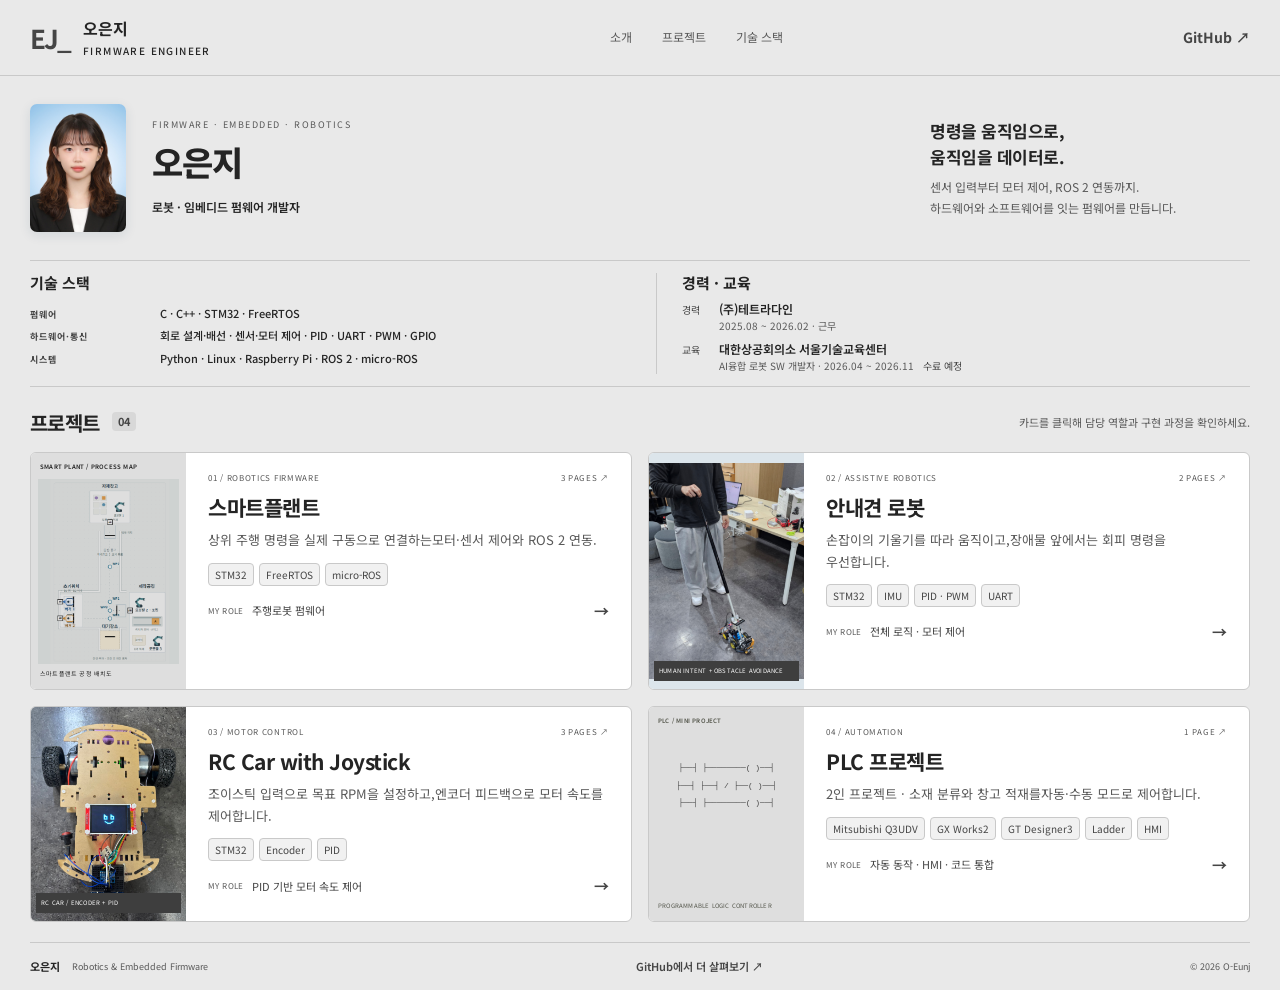
<file: index.html>
<!doctype html><html lang="ko"><head><meta charset="utf-8"><meta name="viewport" content="width=device-width,initial-scale=1"><title>Portfolio · 오은지</title><meta name="description" content="오은지의 로봇·임베디드 펌웨어 포트폴리오. 모터 제어, PID, STM32와 ROS 2 연동 프로젝트."><meta name="theme-color" content="#111c2d"><link rel="icon" href="favicon.svg"><link rel="stylesheet" href="style.css"><link rel="stylesheet" href="portfolio.css"><link rel="stylesheet" href="home.css"><link rel="stylesheet" href="theme.css"></head><body class="home"><a class="skip" href="#main">본문으로 이동</a><header class="topbar"><a class="brand" href="index.html"><span class="brand-mark">EJ<span>_</span></span><span>오은지<small>FIRMWARE ENGINEER</small></span></a><nav aria-label="주 메뉴"><a href="index.html#about">소개</a><a href="index.html#projects">프로젝트</a><a href="index.html#skills">기술 스택</a></nav><a class="github" href="https://github.com/O-Eunj" target="_blank" rel="noopener noreferrer">GitHub ↗</a></header><main id="main">
<section class="profile-intro" id="about" aria-labelledby="intro-title">
<img class="profile-photo" src="profile.jpg" alt="오은지 프로필 사진" width="480" height="640">
<div class="profile-name"><p>FIRMWARE · EMBEDDED · ROBOTICS</p><h1 id="intro-title">오은지</h1><strong>로봇 · 임베디드 펌웨어 개발자</strong></div>
<div class="profile-summary"><h2>명령을 움직임으로,<br>움직임을 데이터로.</h2><p>센서 입력부터 모터 제어, ROS 2 연동까지.<br>하드웨어와 소프트웨어를 잇는 펌웨어를 만듭니다.</p></div>
</section>
<div class="overview-history"><section class="skills-section" id="skills" aria-labelledby="skills-title"><div class="skills-heading"><p class="eyebrow">TECH STACK</p><h2 id="skills-title">기술 스택</h2></div><div class="skill-group"><h3>펌웨어</h3><p>C · C++ · STM32 · FreeRTOS</p></div><div class="skill-group"><h3>하드웨어·통신</h3><p>회로 설계·배선 · 센서·모터 제어 · PID · UART · PWM · GPIO</p></div><div class="skill-group"><h3>시스템</h3><p>Python · Linux · Raspberry Pi · ROS 2 · micro-ROS</p></div></section><section class="experience-section" aria-labelledby="experience-title"><h2 id="experience-title">경력 · 교육</h2><div class="history-item"><span class="history-kind">경력</span><div><strong>(주)테트라다인</strong><p>2025.08 ~ 2026.02 · 근무</p></div></div><div class="history-item"><span class="history-kind">교육</span><div><strong>대한상공회의소 서울기술교육센터</strong><p>AI융합 로봇 SW 개발자 · 2026.04 ~ 2026.11 <span class="completion">수료 예정</span></p></div></div></section></div>
<section class="projects-section" id="projects" aria-labelledby="projects-title"><div class="projects-heading"><div><p class="eyebrow">SELECTED WORK</p><h2 id="projects-title">프로젝트<span>04</span></h2></div><p>카드를 클릭해 담당 역할과 구현 과정을 확인하세요.</p></div><div class="project-grid">
<a class="project-card" href="robot.html"><div class="card-art robot-art"><span class="art-label">SMART PLANT / PROCESS MAP</span><img src="smart-plant.png" alt="스마트플랜트 공정 배치도" width="434" height="569"><span class="art-caption">스마트플랜트 공정 배치도</span></div><div class="card-body"><div class="card-meta"><span>01 / ROBOTICS FIRMWARE</span><span>3 PAGES ↗</span></div><h3>스마트플랜트</h3><p>상위 주행 명령을 실제 구동으로 연결하는<br>모터·센서 제어와 ROS 2 연동.</p><div class="card-tags"><span>STM32</span><span>FreeRTOS</span><span>micro-ROS</span></div><div class="card-role"><span>MY ROLE</span> 주행로봇 펌웨어 <b>→</b></div></div></a>
<a class="project-card" href="guide.html"><div class="card-art guide-art"><img src="guide-photo.png" alt="손잡이로 조작하는 안내견 로봇 시연" width="282" height="393"><span class="photo-badge">HUMAN INTENT + OBSTACLE AVOIDANCE</span></div><div class="card-body"><div class="card-meta"><span>02 / ASSISTIVE ROBOTICS</span><span>2 PAGES ↗</span></div><h3>안내견 로봇</h3><p>손잡이의 기울기를 따라 움직이고,<br>장애물 앞에서는 회피 명령을 우선합니다.</p><div class="card-tags"><span>STM32</span><span>IMU</span><span>PID · PWM</span><span>UART</span></div><div class="card-role"><span>MY ROLE</span> 전체 로직 · 모터 제어 <b>→</b></div></div></a>
<a class="project-card" href="rc.html"><div class="card-art guide-art"><img src="rc-car.png" alt="직접 제작한 RC Car의 실제 모습" width="1200" height="1600"><span class="photo-badge">RC CAR / ENCODER + PID</span></div><div class="card-body"><div class="card-meta"><span>03 / MOTOR CONTROL</span><span>3 PAGES ↗</span></div><h3>RC Car with Joystick</h3><p>조이스틱 입력으로 목표 RPM을 설정하고,<br>엔코더 피드백으로 모터 속도를 제어합니다.</p><div class="card-tags"><span>STM32</span><span>Encoder</span><span>PID</span></div><div class="card-role"><span>MY ROLE</span> PID 기반 모터 속도 제어 <b>→</b></div></div></a>
<a class="project-card" href="plc.html"><div class="card-art plc-art"><span class="art-label">PLC / MINI PROJECT</span><div class="ladder" aria-hidden="true"><div>├──┤ ├────────( )──┤</div><div>├──┤ ├──┤ / ├──( )──┤</div><div>├──┤ ├────────( )──┤</div></div><span class="art-caption">PROGRAMMABLE LOGIC CONTROLLER</span></div><div class="card-body"><div class="card-meta"><span>04 / AUTOMATION</span><span>1 PAGE ↗</span></div><h3>PLC 프로젝트</h3><p>2인 프로젝트 · 소재 분류와 창고 적재를<br>자동·수동 모드로 제어합니다.</p><div class="card-tags"><span>Mitsubishi Q3UDV</span><span>GX Works2</span><span>GT Designer3</span><span>Ladder</span><span>HMI</span></div><div class="card-role"><span>MY ROLE</span> 자동 동작 · HMI · 코드 통합 <b>→</b></div></div></a>
</div></section><footer class="home-footer"><div><strong>오은지</strong><p>Robotics & Embedded Firmware</p></div><a href="https://github.com/O-Eunj" target="_blank" rel="noopener noreferrer">GitHub에서 더 살펴보기 ↗</a><span>© 2026 O-Eunj</span></footer></main></body></html>
</file>
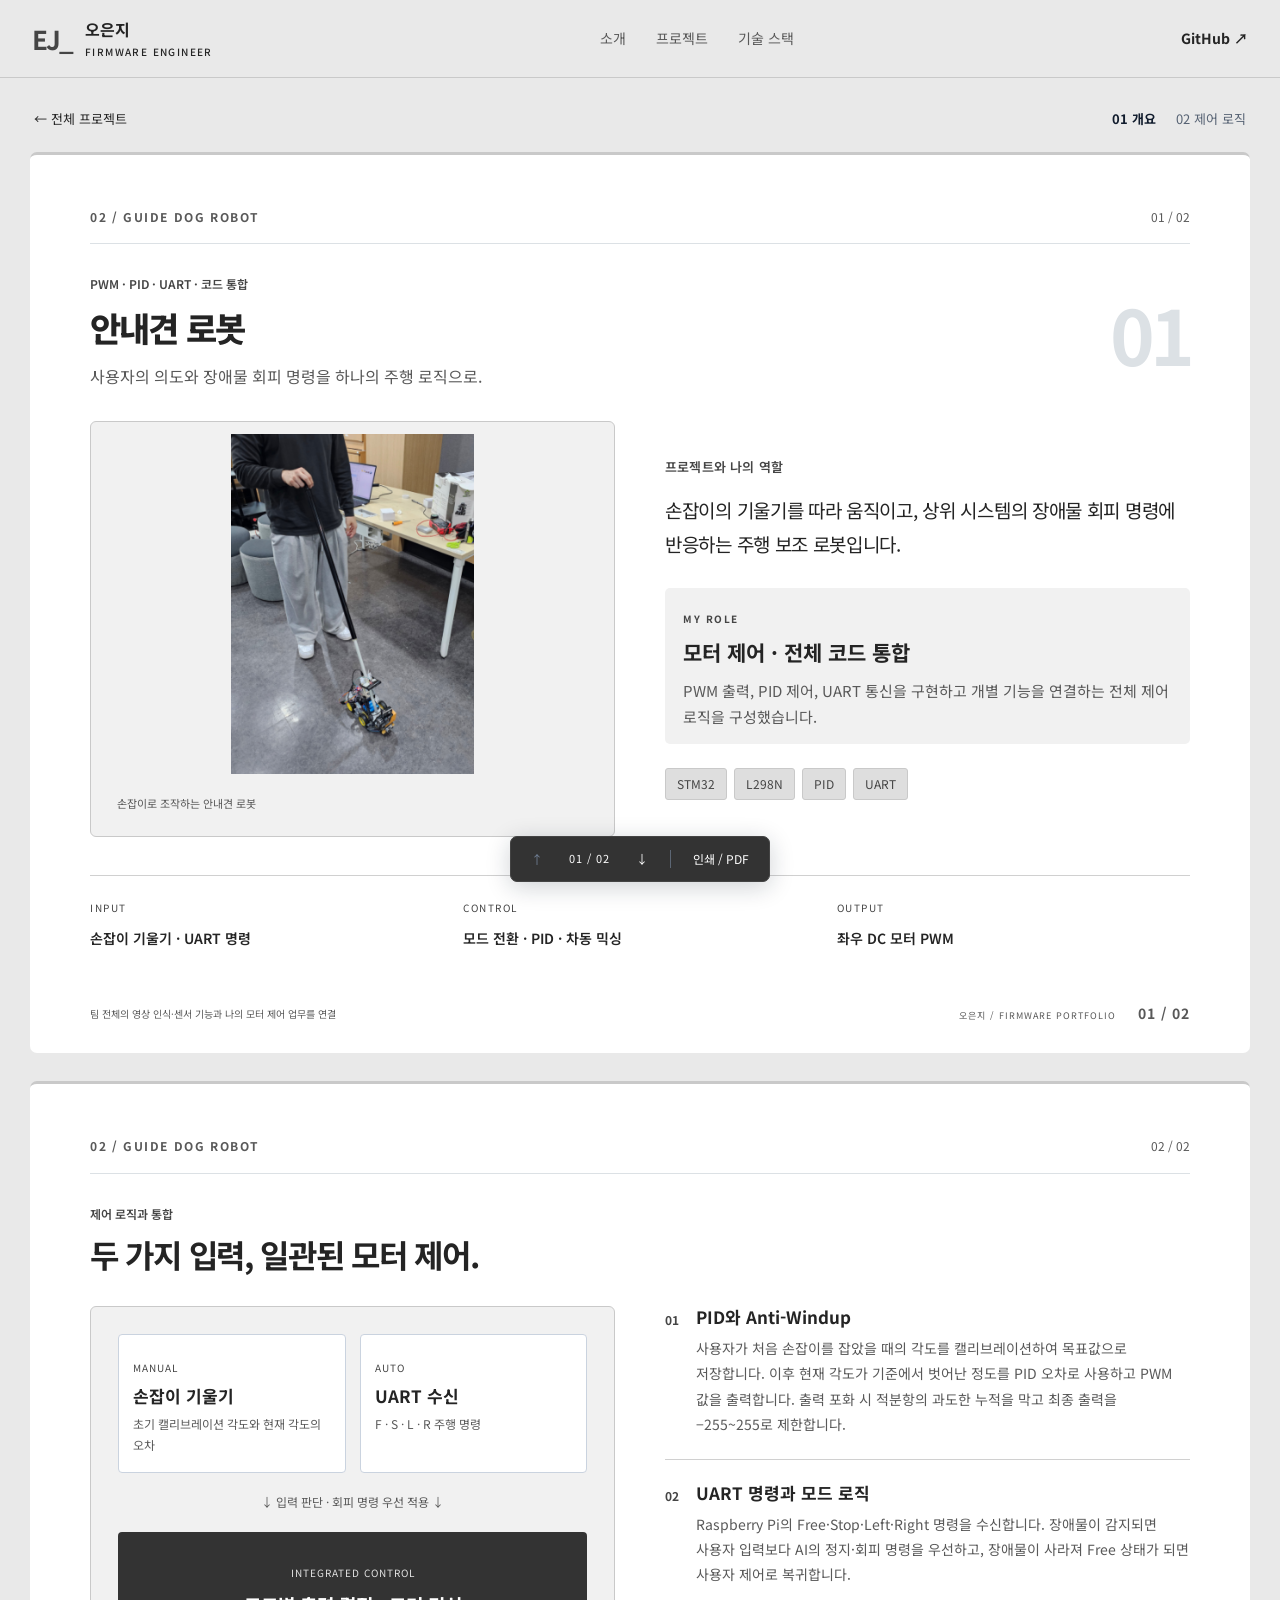
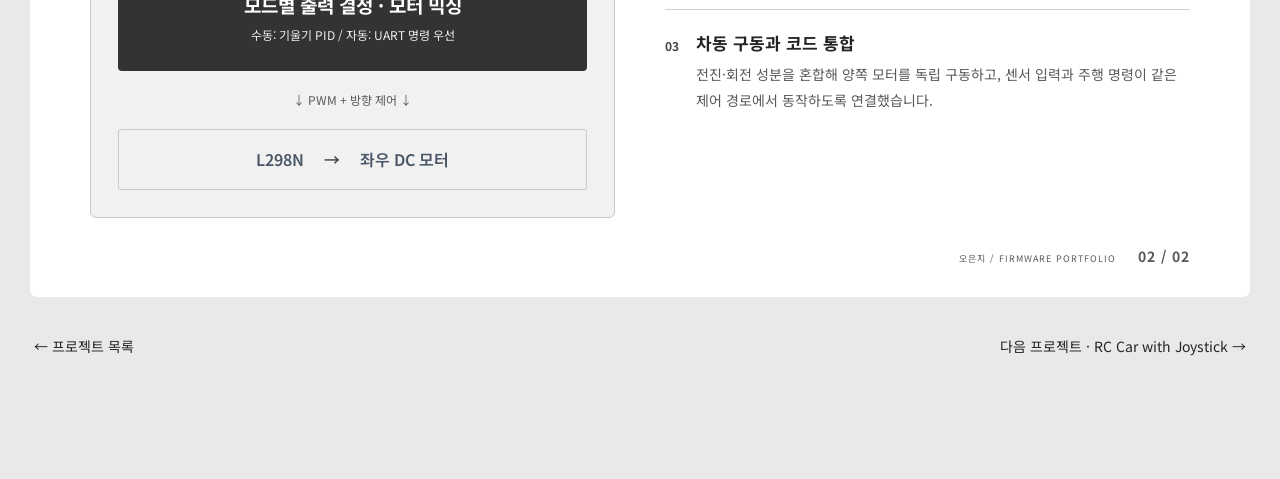
<file: guide.html>
<!doctype html><html lang="ko"><head><meta charset="utf-8"><meta name="viewport" content="width=device-width,initial-scale=1"><title>안내견 로봇 · 오은지</title><meta name="description" content="오은지의 로봇·임베디드 펌웨어 포트폴리오. 모터 제어, PID, STM32와 ROS 2 연동 프로젝트."><meta name="theme-color" content="#111c2d"><link rel="icon" href="favicon.svg"><link rel="stylesheet" href="style.css"><link rel="stylesheet" href="portfolio.css"><script src="config.js" defer></script><script src="app.js" defer></script><link rel="stylesheet" href="theme.css"></head><body class="detail"><a class="skip" href="#main">본문으로 이동</a><header class="topbar"><a class="brand" href="index.html"><span class="brand-mark">EJ<span>_</span></span><span>오은지<small>FIRMWARE ENGINEER</small></span></a><nav aria-label="주 메뉴"><a href="index.html#about">소개</a><a href="index.html#projects">프로젝트</a><a href="index.html#skills">기술 스택</a></nav><a class="github" href="https://github.com/O-Eunj" target="_blank" rel="noopener noreferrer">GitHub ↗</a></header><main id="main"><div class="detail-bar"><a href="index.html#projects">← 전체 프로젝트</a><nav aria-label="프로젝트 목차"><a href="#guide">01 개요</a><a href="#guide-detail">02 제어 로직</a></nav></div><section class="sheet light" id="guide" data-project="guide" aria-labelledby="guide-title">
    <div class="section-top"><span class="eyebrow">02 / GUIDE DOG ROBOT</span><span>01 / 02</span></div>
    <div class="section-heading"><div><p class="kicker">PWM · PID · UART · 코드 통합</p><h1 id="guide-title">안내견 로봇</h1><p class="subtitle">사용자의 의도와 장애물 회피 명령을 하나의 주행 로직으로.</p></div><span class="project-number" aria-hidden="true">01</span></div>
    <div class="two-col guide-layout"><figure class="project-photo"><img src="guide-photo.png" alt="손잡이가 달린 안내견 로봇의 실내 주행 시연 장면" loading="lazy" width="282" height="393"><figcaption>손잡이로 조작하는 안내견 로봇</figcaption></figure><div><h3 class="label">프로젝트와 나의 역할</h3><p class="body-large">손잡이의 기울기를 따라 움직이고, 상위 시스템의 장애물 회피 명령에 반응하는 주행 보조 로봇입니다.</p><div class="role-callout"><span>MY ROLE</span><h3>모터 제어 · 전체 코드 통합</h3><p>PWM 출력, PID 제어, UART 통신을 구현하고 개별 기능을 연결하는 전체 제어 로직을 구성했습니다.</p></div><div class="chips on-light"><span>STM32</span><span>L298N</span><span>PID</span><span>UART</span></div></div></div>
    <div class="contribution-strip"><div><small>INPUT</small><strong>손잡이 기울기 · UART 명령</strong></div><div><small>CONTROL</small><strong>모드 전환 · PID · 차동 믹싱</strong></div><div><small>OUTPUT</small><strong>좌우 DC 모터 PWM</strong></div></div>
    <footer class="sheet-footer"><span>팀 전체의 영상 인식·센서 기능과 나의 모터 제어 업무를 연결</span><span>오은지 / FIRMWARE PORTFOLIO <b>01 / 02</b></span></footer>
  </section><section class="sheet light" id="guide-detail" data-project="guide" aria-labelledby="guide-detail-title">
    <div class="section-top"><span class="eyebrow">02 / GUIDE DOG ROBOT</span><span>02 / 02</span></div>
    <div class="section-heading"><div><p class="kicker">제어 로직과 통합</p><h2 id="guide-detail-title">두 가지 입력, 일관된 모터 제어.</h2></div></div>
    <div class="two-col"><div class="control-diagram"><div class="mode-pair"><div><small>MANUAL</small><h3>손잡이 기울기</h3><p>초기 캘리브레이션 각도와 현재 각도의 오차</p></div><div><small>AUTO</small><h3>UART 수신</h3><p>F · S · L · R 주행 명령</p></div></div><div class="diagram-line">↓ 입력 판단 · 회피 명령 우선 적용 ↓</div><div class="diagram-core"><small>INTEGRATED CONTROL</small><h3>모드별 출력 결정 · 모터 믹싱</h3><p>수동: 기울기 PID / 자동: UART 명령 우선</p></div><div class="diagram-line">↓ PWM + 방향 제어 ↓</div><div class="diagram-output">L298N <span>→</span> 좌우 DC 모터</div></div><div class="work-list compact"><article><span>01</span><div><h3>PID와 Anti-Windup</h3><p>사용자가 처음 손잡이를 잡았을 때의 각도를 캘리브레이션하여 목표값으로 저장합니다. 이후 현재 각도가 기준에서 벗어난 정도를 PID 오차로 사용하고 PWM 값을 출력합니다. 출력 포화 시 적분항의 과도한 누적을 막고 최종 출력을 −255~255로 제한합니다.</p></div></article><article><span>02</span><div><h3>UART 명령과 모드 로직</h3><p>Raspberry Pi의 Free·Stop·Left·Right 명령을 수신합니다. 장애물이 감지되면 사용자 입력보다 AI의 정지·회피 명령을 우선하고, 장애물이 사라져 Free 상태가 되면 사용자 제어로 복귀합니다.</p></div></article><article><span>03</span><div><h3>차동 구동과 코드 통합</h3><p>전진·회전 성분을 혼합해 양쪽 모터를 독립 구동하고, 센서 입력과 주행 명령이 같은 제어 경로에서 동작하도록 연결했습니다.</p></div></article></div></div>
    <footer class="sheet-footer"><span>오은지 / FIRMWARE PORTFOLIO <b>02 / 02</b></span></footer>
  </section><div class="detail-end"><a href="index.html#projects">← 프로젝트 목록</a><a href="rc.html">다음 프로젝트 · RC Car with Joystick →</a></div></main><aside class="page-controls" aria-label="상세 페이지 탐색"><button id="prev-page" aria-label="이전 장">↑</button><span id="page-count" aria-live="polite"></span><button id="next-page" aria-label="다음 장">↓</button><span class="control-divider"></span><button id="print">인쇄 / PDF</button></aside></body></html>
</file>
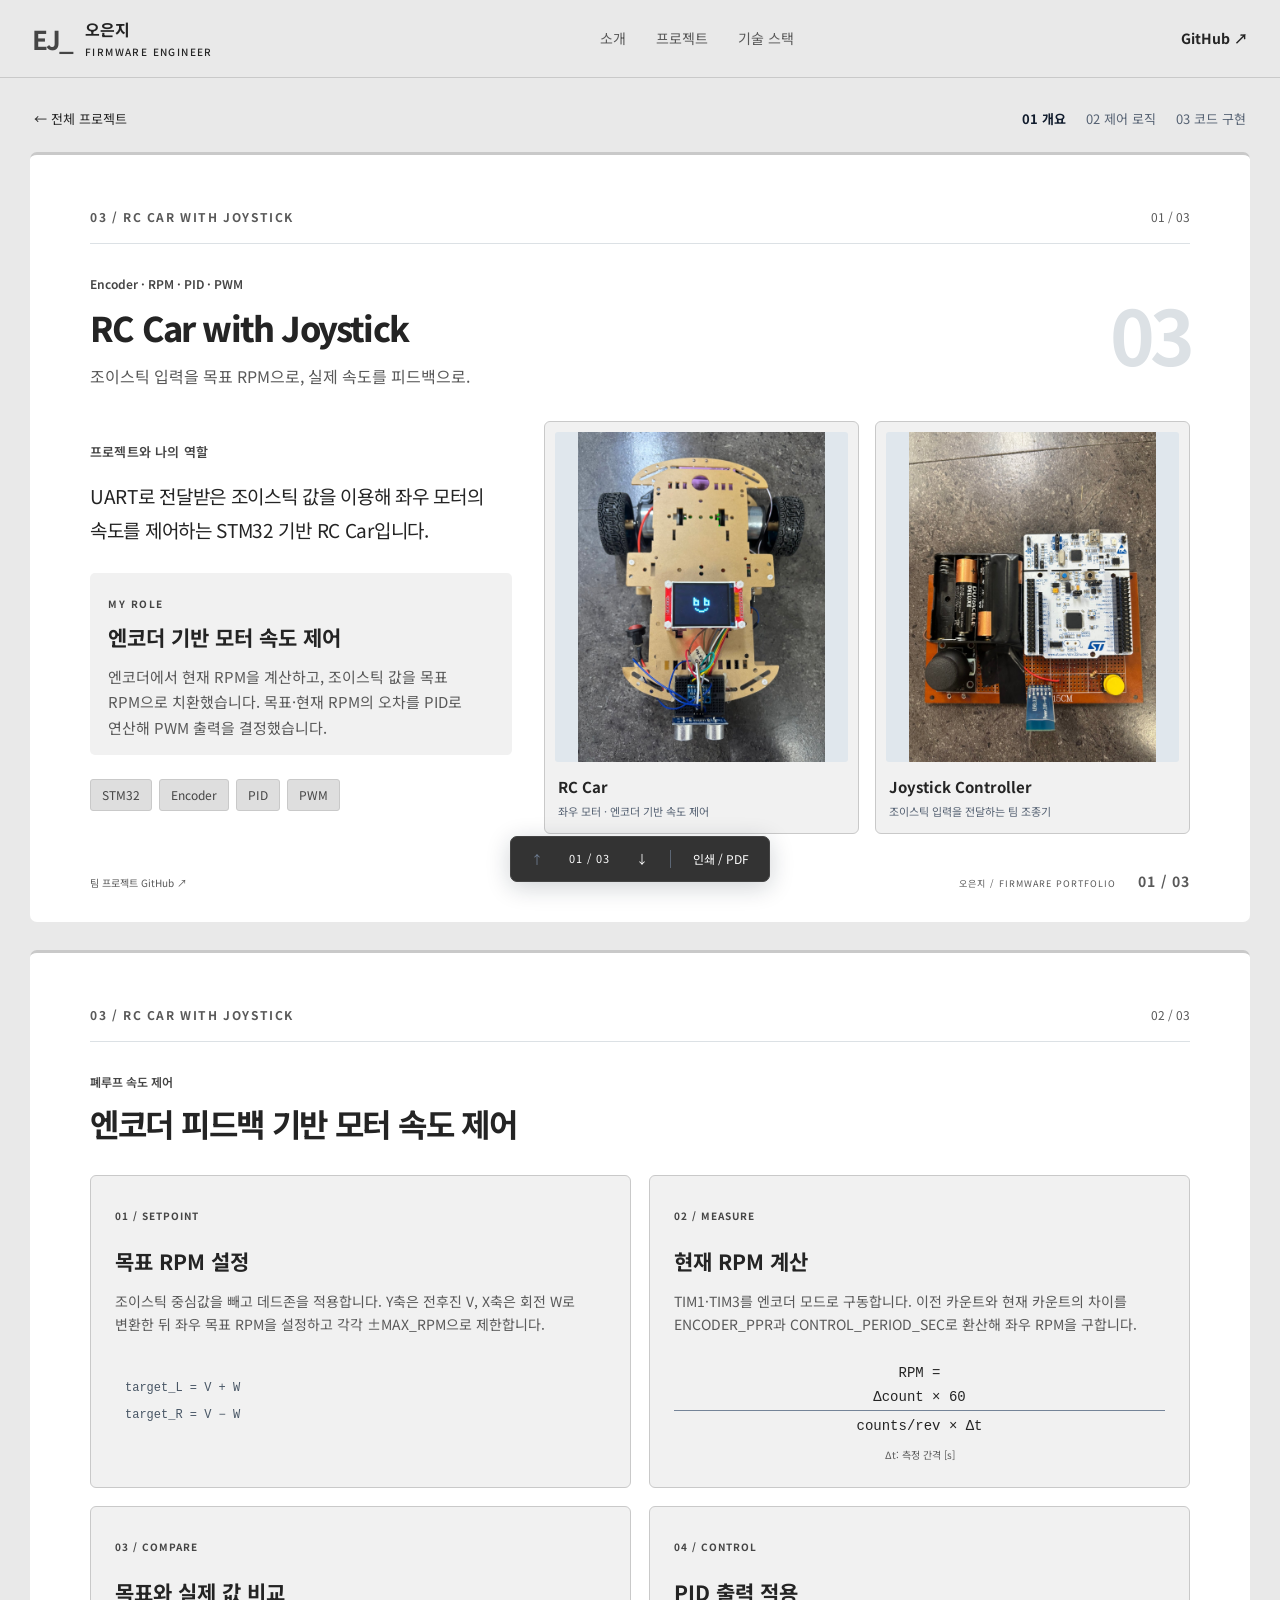
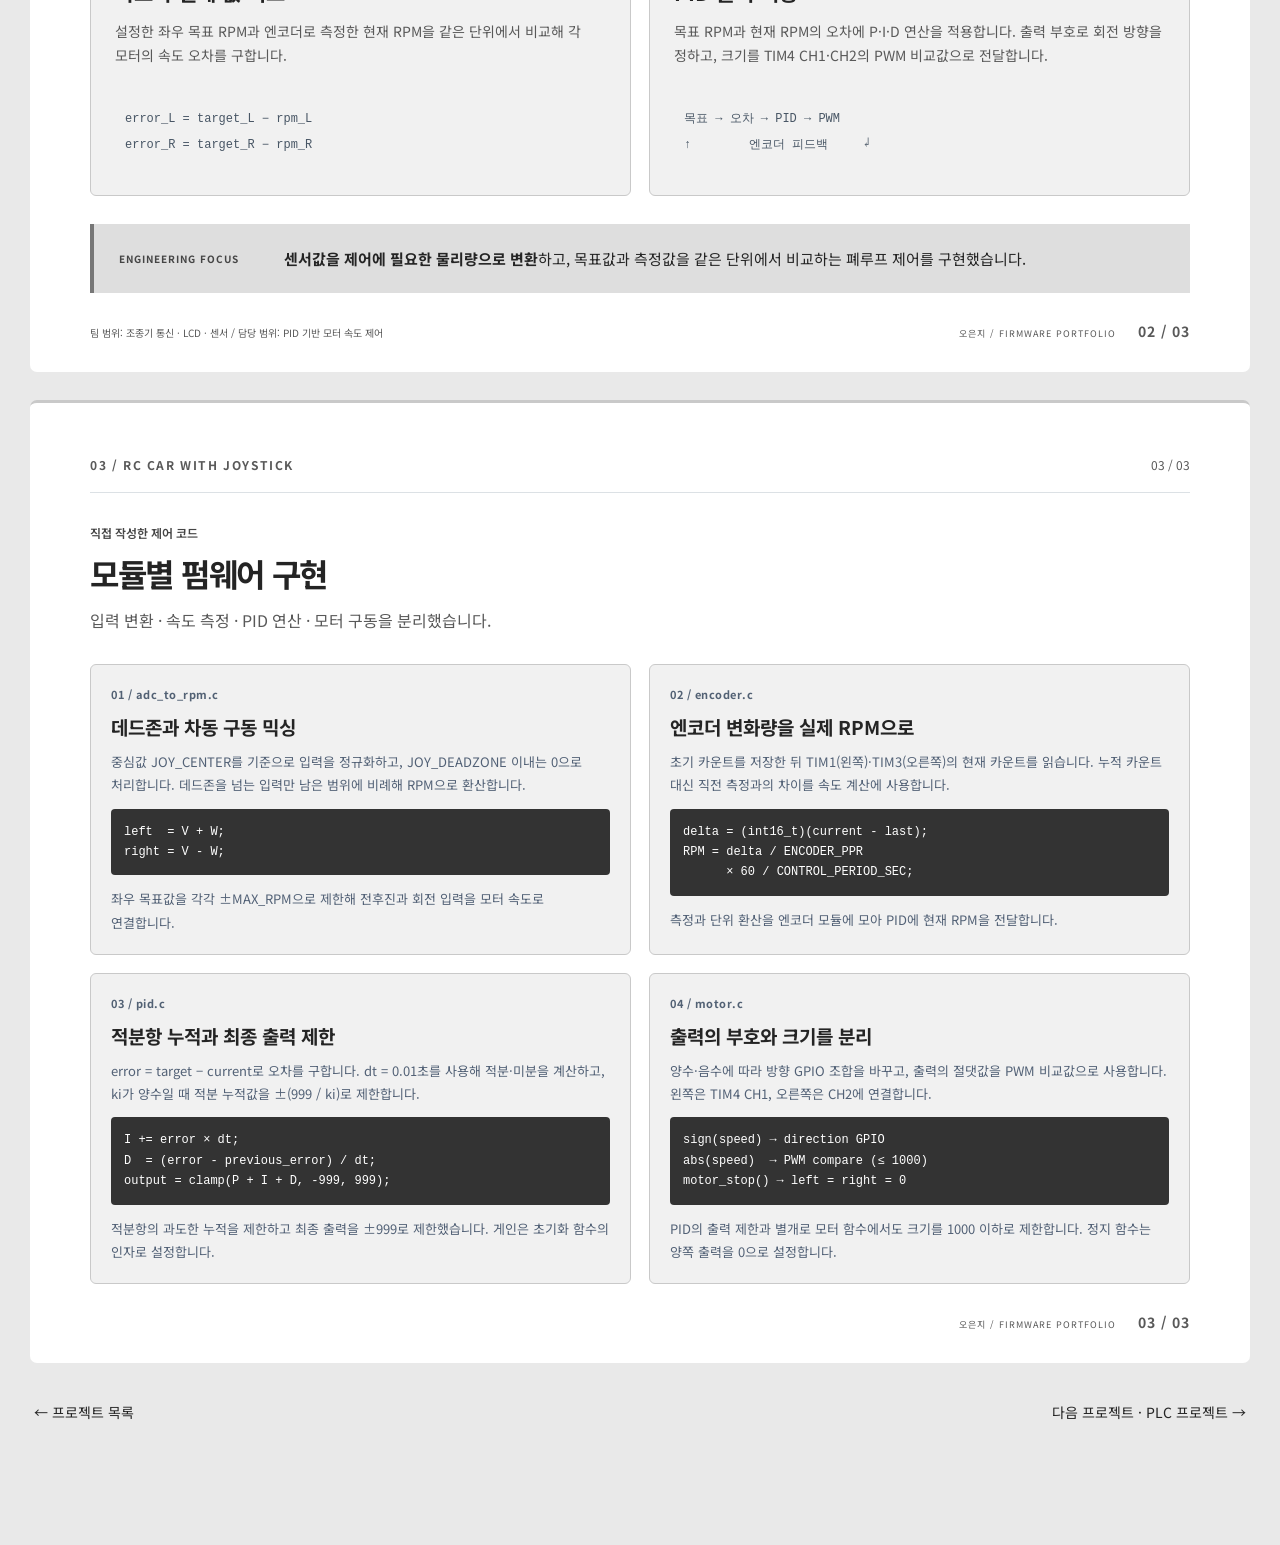
<file: rc.html>
<!doctype html><html lang="ko"><head><meta charset="utf-8"><meta name="viewport" content="width=device-width,initial-scale=1"><title>RC Car with Joystick · 오은지</title><meta name="description" content="오은지의 로봇·임베디드 펌웨어 포트폴리오. 모터 제어, PID, STM32와 ROS 2 연동 프로젝트."><meta name="theme-color" content="#111c2d"><link rel="icon" href="favicon.svg"><link rel="stylesheet" href="style.css"><link rel="stylesheet" href="portfolio.css"><script src="config.js" defer></script><script src="app.js" defer></script><link rel="stylesheet" href="rc.css"><link rel="stylesheet" href="theme.css"></head><body class="detail"><a class="skip" href="#main">본문으로 이동</a><header class="topbar"><a class="brand" href="index.html"><span class="brand-mark">EJ<span>_</span></span><span>오은지<small>FIRMWARE ENGINEER</small></span></a><nav aria-label="주 메뉴"><a href="index.html#about">소개</a><a href="index.html#projects">프로젝트</a><a href="index.html#skills">기술 스택</a></nav><a class="github" href="https://github.com/O-Eunj" target="_blank" rel="noopener noreferrer">GitHub ↗</a></header><main id="main"><div class="detail-bar"><a href="index.html#projects">← 전체 프로젝트</a><nav aria-label="프로젝트 목차"><a href="#rc">01 개요</a><a href="#rc-detail">02 제어 로직</a><a href="#rc-code">03 코드 구현</a></nav></div><section class="sheet light" id="rc" data-project="rc" aria-labelledby="rc-title">
    <div class="section-top"><span class="eyebrow">03 / RC CAR WITH JOYSTICK</span><span>01 / 03</span></div>
    <div class="section-heading"><div><p class="kicker">Encoder · RPM · PID · PWM</p><h1 id="rc-title">RC Car with Joystick</h1><p class="subtitle">조이스틱 입력을 목표 RPM으로, 실제 속도를 피드백으로.</p></div><span class="project-number" aria-hidden="true">03</span></div>
    <div class="two-col rc-overview"><div><h3 class="label">프로젝트와 나의 역할</h3><p class="body-large">UART로 전달받은 조이스틱 값을 이용해 좌우 모터의 속도를 제어하는 STM32 기반 RC Car입니다.</p><div class="role-callout"><span>MY ROLE</span><h3>엔코더 기반 모터 속도 제어</h3><p>엔코더에서 현재 RPM을 계산하고, 조이스틱 값을 목표 RPM으로 치환했습니다. 목표·현재 RPM의 오차를 PID로 연산해 PWM 출력을 결정했습니다.</p></div><div class="chips on-light"><span>STM32</span><span>Encoder</span><span>PID</span><span>PWM</span></div></div><div class="rc-gallery"><figure><a href="rc-car.png" target="_blank" rel="noopener noreferrer" aria-label="RC Car 사진 원본 보기"><img src="rc-car.png" alt="좌우 구동 바퀴, LCD와 초음파 센서가 장착된 RC Car" width="1200" height="1600"></a><figcaption><strong>RC Car</strong><span>좌우 모터 · 엔코더 기반 속도 제어</span></figcaption></figure><figure><a href="rc-joystick.png" target="_blank" rel="noopener noreferrer" aria-label="Joystick 사진 원본 보기"><img src="rc-joystick.png" alt="STM32 Nucleo 보드와 조이스틱, 배터리, 통신 모듈로 구성한 조종기" width="1200" height="1600"></a><figcaption><strong>Joystick Controller</strong><span>조이스틱 입력을 전달하는 팀 조종기</span></figcaption></figure></div></div>
<footer class="sheet-footer"><a href="https://github.com/heeyeon5877-tech/Lcd_RC_Car_With_STM32" target="_blank" rel="noopener noreferrer">팀 프로젝트 GitHub ↗</a><span>오은지 / FIRMWARE PORTFOLIO <b>01 / 03</b></span></footer>
  </section><section class="sheet light" id="rc-detail" data-project="rc" aria-labelledby="rc-detail-title">
    <div class="section-top"><span class="eyebrow">03 / RC CAR WITH JOYSTICK</span><span>02 / 03</span></div>
    <div class="section-heading"><div><p class="kicker">폐루프 속도 제어</p><h2 id="rc-detail-title">엔코더 피드백 기반 모터 속도 제어</h2></div></div>
    <div class="rc-control-steps"><article class="step-card"><span>01 / SETPOINT</span><h3>목표 RPM 설정</h3><p>조이스틱 중심값을 빼고 데드존을 적용합니다. Y축은 전후진 V, X축은 회전 W로 변환한 뒤 좌우 목표 RPM을 설정하고 각각 ±MAX_RPM으로 제한합니다.</p><div class="mini-code">target_L = V + W<br>target_R = V − W</div></article><article class="step-card"><span>02 / MEASURE</span><h3>현재 RPM 계산</h3><p>TIM1·TIM3를 엔코더 모드로 구동합니다. 이전 카운트와 현재 카운트의 차이를 ENCODER_PPR과 CONTROL_PERIOD_SEC로 환산해 좌우 RPM을 구합니다.</p><div class="formula">RPM = <span>Δcount × 60</span><span class="denominator">counts/rev × Δt</span></div><small>Δt: 측정 간격 [s]</small></article><article class="step-card"><span>03 / COMPARE</span><h3>목표와 실제 값 비교</h3><p>설정한 좌우 목표 RPM과 엔코더로 측정한 현재 RPM을 같은 단위에서 비교해 각 모터의 속도 오차를 구합니다.</p><div class="mini-code">error_L = target_L − rpm_L<br>error_R = target_R − rpm_R</div></article><article class="step-card"><span>04 / CONTROL</span><h3>PID 출력 적용</h3><p>목표 RPM과 현재 RPM의 오차에 P·I·D 연산을 적용합니다. 출력 부호로 회전 방향을 정하고, 크기를 TIM4 CH1·CH2의 PWM 비교값으로 전달합니다.</p><div class="mini-code">목표 → 오차 → PID → PWM<br>↑&nbsp;&nbsp;&nbsp;&nbsp;&nbsp;&nbsp;&nbsp; 엔코더 피드백 &nbsp;&nbsp;&nbsp;&nbsp;↵</div></article></div>
    <div class="learning"><span>ENGINEERING FOCUS</span><p><strong>센서값을 제어에 필요한 물리량으로 변환</strong>하고, 목표값과 측정값을 같은 단위에서 비교하는 폐루프 제어를 구현했습니다.</p></div>
    <footer class="sheet-footer"><span>팀 범위: 조종기 통신 · LCD · 센서 / 담당 범위: PID 기반 모터 속도 제어</span><span>오은지 / FIRMWARE PORTFOLIO <b>02 / 03</b></span></footer>
  </section><section class="sheet light" id="rc-code" data-project="rc" aria-labelledby="rc-code-title">
<div class="section-top"><span class="eyebrow">03 / RC CAR WITH JOYSTICK</span><span>03 / 03</span></div>
<div class="section-heading"><div><p class="kicker">직접 작성한 제어 코드</p><h2 id="rc-code-title">모듈별 펌웨어 구현</h2><p class="subtitle">입력 변환 · 속도 측정 · PID 연산 · 모터 구동을 분리했습니다.</p></div></div>
<div class="rc-code-grid">
<article><p class="rc-filename">01 / adc_to_rpm.c</p><h3>데드존과 차동 구동 믹싱</h3><p>중심값 JOY_CENTER를 기준으로 입력을 정규화하고, JOY_DEADZONE 이내는 0으로 처리합니다. 데드존을 넘는 입력만 남은 범위에 비례해 RPM으로 환산합니다.</p><pre><code>left  = V + W;
right = V - W;</code></pre><p>좌우 목표값을 각각 ±MAX_RPM으로 제한해 전후진과 회전 입력을 모터 속도로 연결합니다.</p></article>
<article><p class="rc-filename">02 / encoder.c</p><h3>엔코더 변화량을 실제 RPM으로</h3><p>초기 카운트를 저장한 뒤 TIM1(왼쪽)·TIM3(오른쪽)의 현재 카운트를 읽습니다. 누적 카운트 대신 직전 측정과의 차이를 속도 계산에 사용합니다.</p><pre><code>delta = (int16_t)(current - last);
RPM = delta / ENCODER_PPR
      × 60 / CONTROL_PERIOD_SEC;</code></pre><p>측정과 단위 환산을 엔코더 모듈에 모아 PID에 현재 RPM을 전달합니다.</p></article>
<article><p class="rc-filename">03 / pid.c</p><h3>적분항 누적과 최종 출력 제한</h3><p>error = target − current로 오차를 구합니다. dt = 0.01초를 사용해 적분·미분을 계산하고, ki가 양수일 때 적분 누적값을 ±(999 / ki)로 제한합니다.</p><pre><code>I += error × dt;
D  = (error - previous_error) / dt;
output = clamp(P + I + D, -999, 999);</code></pre><p>적분항의 과도한 누적을 제한하고 최종 출력을 ±999로 제한했습니다. 게인은 초기화 함수의 인자로 설정합니다.</p></article>
<article><p class="rc-filename">04 / motor.c</p><h3>출력의 부호와 크기를 분리</h3><p>양수·음수에 따라 방향 GPIO 조합을 바꾸고, 출력의 절댓값을 PWM 비교값으로 사용합니다. 왼쪽은 TIM4 CH1, 오른쪽은 CH2에 연결합니다.</p><pre><code>sign(speed) → direction GPIO
abs(speed)  → PWM compare (≤ 1000)
motor_stop() → left = right = 0</code></pre><p>PID의 출력 제한과 별개로 모터 함수에서도 크기를 1000 이하로 제한합니다. 정지 함수는 양쪽 출력을 0으로 설정합니다.</p></article>
</div>
<footer class="sheet-footer"><span>오은지 / FIRMWARE PORTFOLIO <b>03 / 03</b></span></footer></section><div class="detail-end"><a href="index.html#projects">← 프로젝트 목록</a><a href="plc.html">다음 프로젝트 · PLC 프로젝트 →</a></div></main><aside class="page-controls" aria-label="상세 페이지 탐색"><button id="prev-page" aria-label="이전 장">↑</button><span id="page-count" aria-live="polite"></span><button id="next-page" aria-label="다음 장">↓</button><span class="control-divider"></span><button id="print">인쇄 / PDF</button></aside></body></html>
</file>
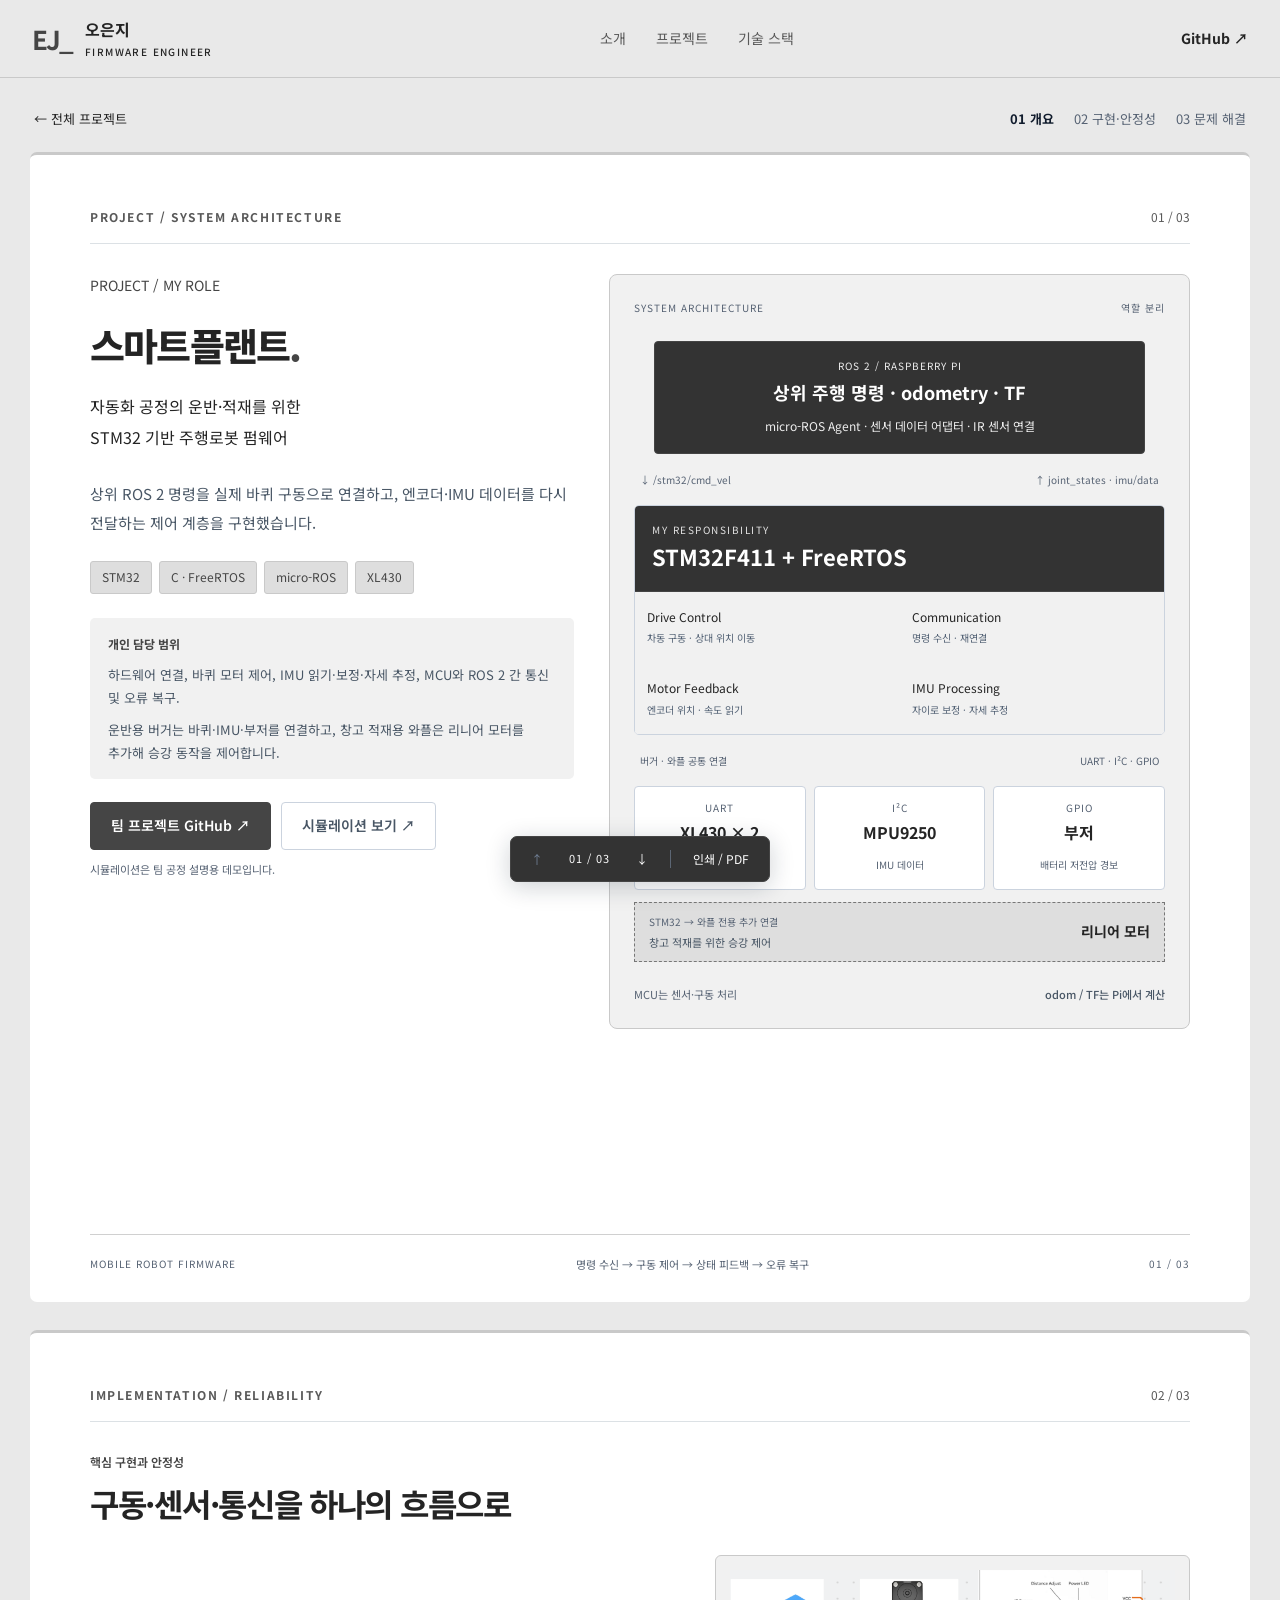
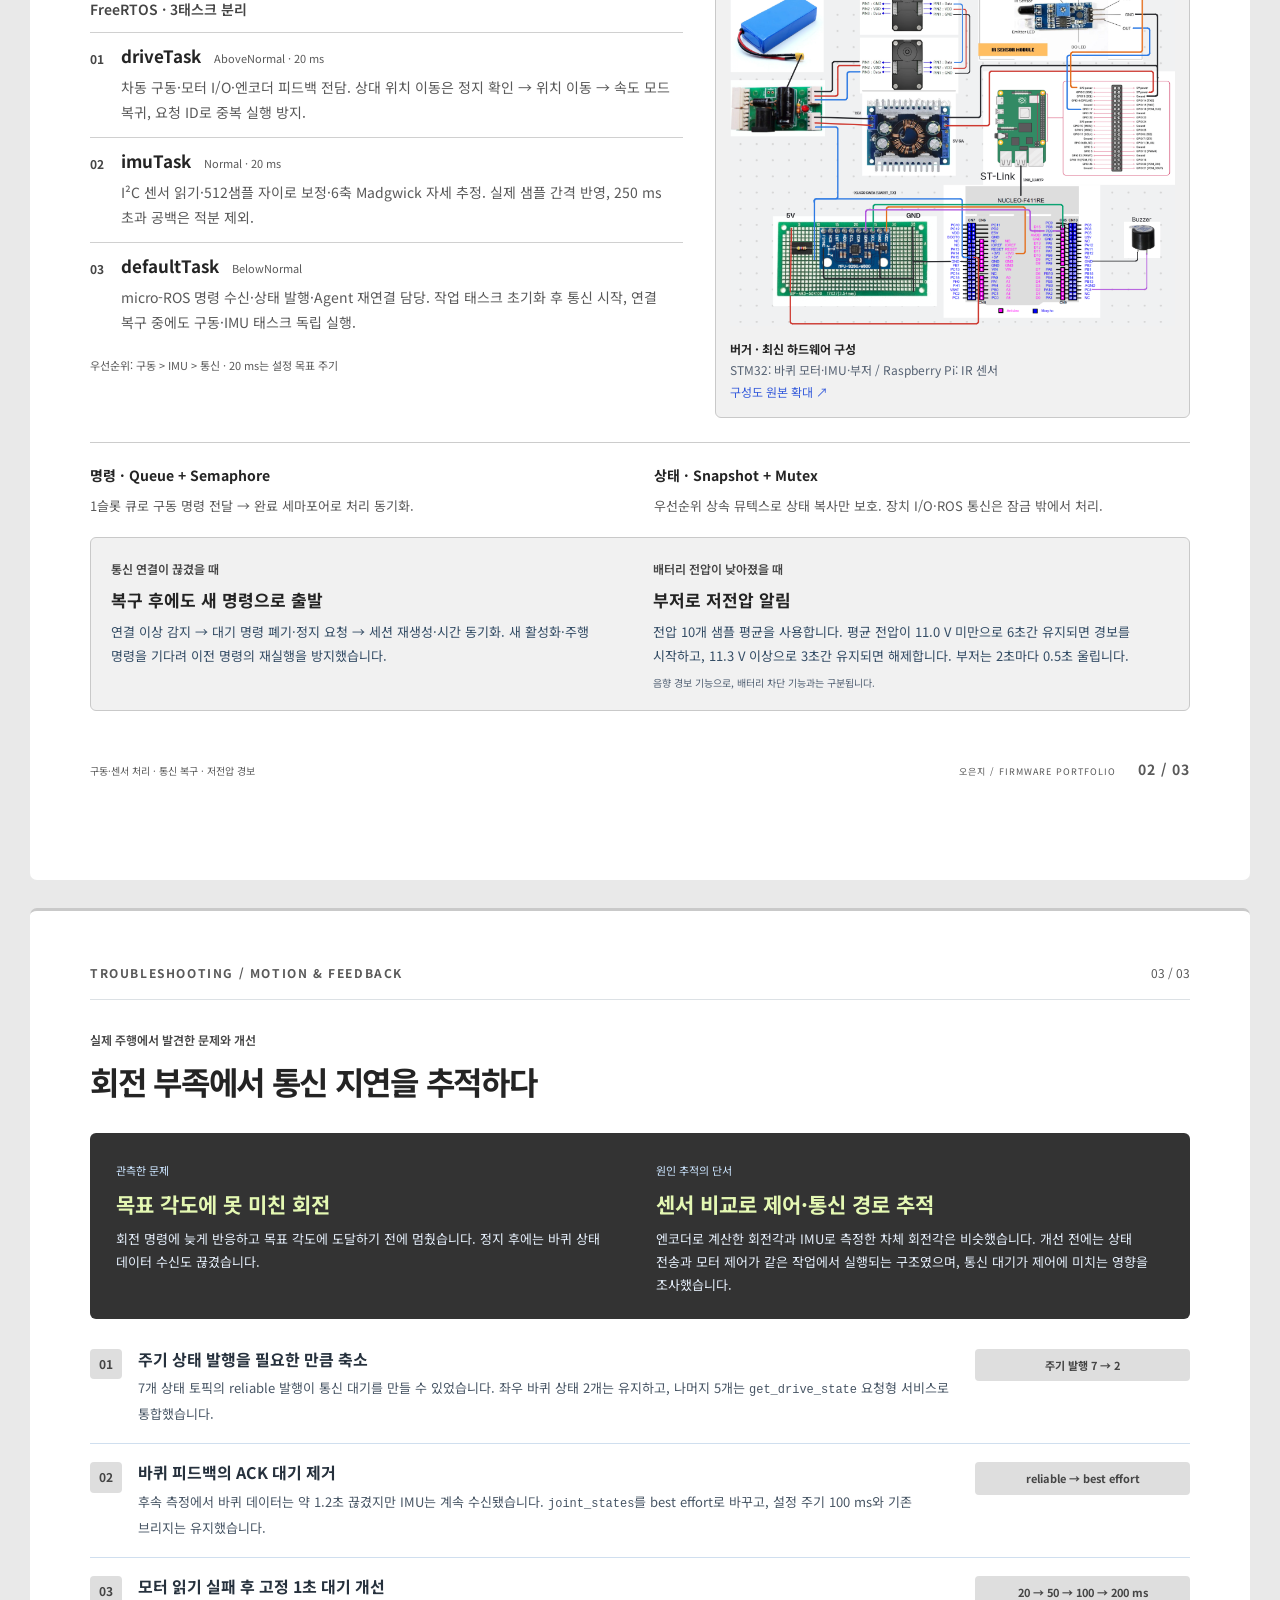
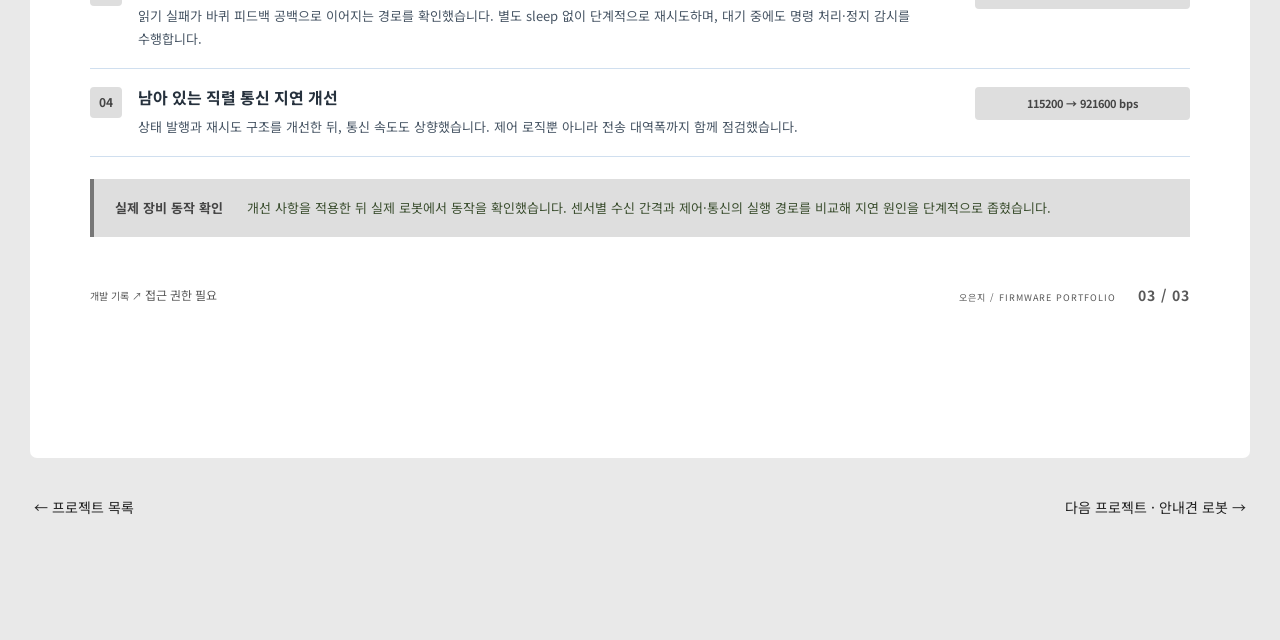
<file: robot.html>
<!doctype html><html lang="ko"><head><meta charset="utf-8"><meta name="viewport" content="width=device-width,initial-scale=1"><title>스마트플랜트 · 오은지</title><meta name="description" content="STM32 주행로봇 펌웨어: 모터·IMU 제어, micro-ROS 연결 복구 및 실제 주행 문제 해결을 정리한 3페이지 포트폴리오."><meta name="theme-color" content="#111c2d"><link rel="icon" href="favicon.svg"><link rel="stylesheet" href="style.css"><link rel="stylesheet" href="portfolio.css"><link rel="stylesheet" href="robot.css?v=20261021-4"><script src="config.js" defer></script><script src="app.js" defer></script><link rel="stylesheet" href="theme.css"></head><body class="detail"><a class="skip" href="#main">본문으로 이동</a><header class="topbar"><a class="brand" href="index.html"><span class="brand-mark">EJ<span>_</span></span><span>오은지<small>FIRMWARE ENGINEER</small></span></a><nav aria-label="주 메뉴"><a href="index.html#about">소개</a><a href="index.html#projects">프로젝트</a><a href="index.html#skills">기술 스택</a></nav><a class="github" href="https://github.com/O-Eunj" target="_blank" rel="noopener noreferrer">GitHub ↗</a></header><main id="main"><div class="detail-bar"><a href="index.html#projects">← 전체 프로젝트</a><nav aria-label="프로젝트 목차"><a href="#robot">01 개요</a><a href="#robot-hardware">02 구현·안정성</a><a href="#robot-detail">03 문제 해결</a></nav></div><section class="sheet hero light" id="robot" data-project="robot" aria-labelledby="robot-title">
<div class="section-top"><span class="eyebrow">PROJECT / SYSTEM ARCHITECTURE</span><span>01 / 03</span></div>
<div class="hero-grid"><div class="hero-copy"><p class="intro-name">PROJECT / MY ROLE</p><h1 id="robot-title">스마트플랜트<span>.</span></h1>
<p class="lead">자동화 공정의 운반·적재를 위한<br>STM32 기반 주행로봇 펌웨어</p>
<p class="description">상위 ROS 2 명령을 실제 바퀴 구동으로 연결하고, 엔코더·IMU 데이터를 다시 전달하는 제어 계층을 구현했습니다.</p>
<div class="chips"><span>STM32</span><span>C · FreeRTOS</span><span>micro-ROS</span><span>XL430</span></div>
<div class="role-summary"><strong>개인 담당 범위</strong><p>하드웨어 연결, 바퀴 모터 제어, IMU 읽기·보정·자세 추정, MCU와 ROS 2 간 통신 및 오류 복구.</p><p>운반용 버거는 바퀴·IMU·부저를 연결하고, 창고 적재용 와플은 리니어 모터를 추가해 승강 동작을 제어합니다.</p></div>
<div class="project-actions"><a class="button primary" href="https://github.com/7s-FA" target="_blank" rel="noopener noreferrer">팀 프로젝트 GitHub ↗</a><a class="button" href="https://pjongb.github.io/7s_FA-SIMULATION/" target="_blank" rel="noopener noreferrer">시뮬레이션 보기 ↗</a></div><p class="project-link-note">시뮬레이션은 팀 공정 설명용 데모입니다.</p>
</div><div class="architecture" aria-label="Raspberry Pi는 odometry와 TF 및 IR 센서 연결, STM32는 XL430·MPU9250·부저 연결, 와플에는 리니어 모터 추가">
<div class="panel-heading"><span>SYSTEM ARCHITECTURE</span><span>역할 분리</span></div>
<div class="arch-node host"><small>ROS 2 / RASPBERRY PI</small><strong>상위 주행 명령 · odometry · TF</strong><span>micro-ROS Agent · 센서 데이터 어댑터 · IR 센서 연결</span></div>
<div class="bus"><span>↓ /stm32/cmd_vel</span><span>↑ joint_states · imu/data</span></div>
<div class="mcu"><div class="mcu-title"><small>MY RESPONSIBILITY</small><strong>STM32F411 + FreeRTOS</strong></div><div class="mcu-grid"><span>Drive Control<br><b>차동 구동 · 상대 위치 이동</b></span><span>Communication<br><b>명령 수신 · 재연결</b></span><span>Motor Feedback<br><b>엔코더 위치 · 속도 읽기</b></span><span>IMU Processing<br><b>자이로 보정 · 자세 추정</b></span></div></div>
<div class="bus"><span>버거 · 와플 공통 연결</span><span>UART · I²C · GPIO</span></div>
<div class="device-row"><div class="arch-node"><small>UART</small><strong>XL430 × 2</strong><span>바퀴 구동</span></div><div class="arch-node"><small>I²C</small><strong>MPU9250</strong><span>IMU 데이터</span></div><div class="arch-node"><small>GPIO</small><strong>부저</strong><span>배터리 저전압 경보</span></div></div>
<div class="waffle-extension"><span>STM32 → 와플 전용 추가 연결</span><strong>리니어 모터</strong><p>창고 적재를 위한 승강 제어</p></div>
<div class="arch-note"><span>MCU는 센서·구동 처리</span><b>odom / TF는 Pi에서 계산</b></div></div></div>
<div class="hero-bottom"><span>MOBILE ROBOT FIRMWARE</span><p>명령 수신 → 구동 제어 → 상태 피드백 → 오류 복구</p><span>01 / 03</span></div></section>
<section class="sheet light" id="robot-hardware" data-project="robot" aria-labelledby="hardware-title">
<div class="section-top"><span class="eyebrow">IMPLEMENTATION / RELIABILITY</span><span>02 / 03</span></div>
<div class="section-heading"><div><p class="kicker">핵심 구현과 안정성</p><h2 id="hardware-title">구동·센서·통신을 하나의 흐름으로</h2></div></div>
<div class="implementation-grid"><div class="work-list task-implementation">
<p class="kicker">FreeRTOS · 3태스크 분리</p>
<article><span>01</span><div><h3>driveTask <small>AboveNormal · 20 ms</small></h3><p>차동 구동·모터 I/O·엔코더 피드백 전담. 상대 위치 이동은 정지 확인 → 위치 이동 → 속도 모드 복귀, 요청 ID로 중복 실행 방지.</p></div></article>
<article><span>02</span><div><h3>imuTask <small>Normal · 20 ms</small></h3><p>I²C 센서 읽기·512샘플 자이로 보정·6축 Madgwick 자세 추정. 실제 샘플 간격 반영, 250 ms 초과 공백은 적분 제외.</p></div></article>
<article><span>03</span><div><h3>defaultTask <small>BelowNormal</small></h3><p>micro-ROS 명령 수신·상태 발행·Agent 재연결 담당. 작업 태스크 초기화 후 통신 시작, 연결 복구 중에도 구동·IMU 태스크 독립 실행.</p></div></article>
<p class="task-note">우선순위: 구동 > IMU > 통신 · 20 ms는 설정 목표 주기</p>
</div><figure class="wiring"><a href="robot-hardware-v2.png" target="_blank" rel="noopener noreferrer"><img src="robot-hardware-v2.png" alt="버거 하드웨어 연결도: 전원부, STM32F411RE, XL430, MPU9250, 부저 및 Raspberry Pi에 연결된 IR 센서" width="771" height="617"></a><figcaption><strong>버거 · 최신 하드웨어 구성</strong><span>STM32: 바퀴 모터·IMU·부저 / Raspberry Pi: IR 센서</span><a href="robot-hardware-v2.png" target="_blank" rel="noopener noreferrer">구성도 원본 확대 ↗</a></figcaption></figure></div>

<div class="task-sharing"><p><strong>명령 · Queue + Semaphore</strong>1슬롯 큐로 구동 명령 전달 → 완료 세마포어로 처리 동기화.</p><p><strong>상태 · Snapshot + Mutex</strong>우선순위 상속 뮤텍스로 상태 복사만 보호. 장치 I/O·ROS 통신은 잠금 밖에서 처리.</p></div>
<div class="safety-band"><article><span class="kicker">통신 연결이 끊겼을 때</span><h3>복구 후에도 새 명령으로 출발</h3><p>연결 이상 감지 → 대기 명령 폐기·정지 요청 → 세션 재생성·시간 동기화. 새 활성화·주행 명령을 기다려 이전 명령의 재실행을 방지했습니다.</p></article><article><span class="kicker">배터리 전압이 낮아졌을 때</span><h3>부저로 저전압 알림</h3><p>전압 10개 샘플 평균을 사용합니다. 평균 전압이 11.0 V 미만으로 6초간 유지되면 경보를 시작하고, 11.3 V 이상으로 3초간 유지되면 해제합니다. 부저는 2초마다 0.5초 울립니다.</p><small>음향 경보 기능으로, 배터리 차단 기능과는 구분됩니다.</small></article></div>
<footer class="sheet-footer"><span>구동·센서 처리 · 통신 복구 · 저전압 경보</span><span>오은지 / FIRMWARE PORTFOLIO <b>02 / 03</b></span></footer></section>
<section class="sheet light" id="robot-detail" data-project="robot" aria-labelledby="robot-detail-title">
<div class="section-top"><span class="eyebrow">TROUBLESHOOTING / MOTION &amp; FEEDBACK</span><span>03 / 03</span></div>
<div class="section-heading"><div><p class="kicker">실제 주행에서 발견한 문제와 개선</p><h2 id="robot-detail-title">회전 부족에서 통신 지연을 추적하다</h2></div></div>
<div class="problem-observation"><div><span>관측한 문제</span><h3>목표 각도에 못 미친 회전</h3><p>회전 명령에 늦게 반응하고 목표 각도에 도달하기 전에 멈췄습니다. 정지 후에는 바퀴 상태 데이터 수신도 끊겼습니다.</p></div><div><span>원인 추적의 단서</span><h3>센서 비교로 제어·통신 경로 추적</h3><p>엔코더로 계산한 회전각과 IMU로 측정한 차체 회전각은 비슷했습니다. 개선 전에는 상태 전송과 모터 제어가 같은 작업에서 실행되는 구조였으며, 통신 대기가 제어에 미치는 영향을 조사했습니다.</p></div></div>
<div class="trouble-steps">
<article><span class="step-no">01</span><div><h3>주기 상태 발행을 필요한 만큼 축소</h3><p>7개 상태 토픽의 reliable 발행이 통신 대기를 만들 수 있었습니다. 좌우 바퀴 상태 2개는 유지하고, 나머지 5개는 <code>get_drive_state</code> 요청형 서비스로 통합했습니다.</p></div><strong class="change-tag">주기 발행 7 → 2</strong></article>
<article><span class="step-no">02</span><div><h3>바퀴 피드백의 ACK 대기 제거</h3><p>후속 측정에서 바퀴 데이터는 약 1.2초 끊겼지만 IMU는 계속 수신됐습니다. <code>joint_states</code>를 best effort로 바꾸고, 설정 주기 100 ms와 기존 브리지는 유지했습니다.</p></div><strong class="change-tag">reliable → best effort</strong></article>
<article><span class="step-no">03</span><div><h3>모터 읽기 실패 후 고정 1초 대기 개선</h3><p>읽기 실패가 바퀴 피드백 공백으로 이어지는 경로를 확인했습니다. 별도 sleep 없이 단계적으로 재시도하며, 대기 중에도 명령 처리·정지 감시를 수행합니다.</p></div><strong class="change-tag">20 → 50 → 100 → 200 ms</strong></article>
<article><span class="step-no">04</span><div><h3>남아 있는 직렬 통신 지연 개선</h3><p>상태 발행과 재시도 구조를 개선한 뒤, 통신 속도도 상향했습니다. 제어 로직뿐 아니라 전송 대역폭까지 함께 점검했습니다.</p></div><strong class="change-tag">115200 → 921600 bps</strong></article>
</div>
<div class="takeaway"><strong>실제 장비 동작 확인</strong><p>개선 사항을 적용한 뒤 실제 로봇에서 동작을 확인했습니다. 센서별 수신 간격과 제어·통신의 실행 경로를 비교해 지연 원인을 단계적으로 좁혔습니다.</p></div>
<footer class="sheet-footer"><a href="https://rorobot.atlassian.net/wiki/spaces/robot3/pages/37715969/2026-10-15" target="_blank" rel="noopener noreferrer">개발 기록 ↗ <small>접근 권한 필요</small></a><span>오은지 / FIRMWARE PORTFOLIO <b>03 / 03</b></span></footer></section><div class="detail-end"><a href="index.html#projects">← 프로젝트 목록</a><a href="guide.html">다음 프로젝트 · 안내견 로봇 →</a></div></main><aside class="page-controls" aria-label="상세 페이지 탐색"><button id="prev-page" aria-label="이전 장">↑</button><span id="page-count" aria-live="polite"></span><button id="next-page" aria-label="다음 장">↓</button><span class="control-divider"></span><button id="print">인쇄 / PDF</button></aside></body></html>
</file>
<file: style.css>
@import url('https://fonts.googleapis.com/css2?family=Noto+Sans+KR:wght@400;500;600;700;800;900&display=swap');
:root{--ink:#111c2d;--muted:#566273;--lime:#d4f86a;--line:#dce1e7;--paper:#fff;--blue:#365cdb;--font:'Noto Sans KR',system-ui,sans-serif;color-scheme:light;font-family:var(--font);color:var(--ink);background:#e9edf1;font-synthesis:none}
*{box-sizing:border-box}html{scroll-behavior:smooth;scroll-padding-top:96px}body{margin:0;font-size:16px;line-height:1.7}a{color:inherit;text-decoration:none}button{font:inherit;cursor:pointer}button,a{-webkit-tap-highlight-color:transparent}a:focus-visible,button:focus-visible{outline:3px solid #4771ef;outline-offset:5px}h1,h2,h3,p,figure{margin:0}h1,h2,h3{word-break:keep-all;line-height:1.35}p{word-break:keep-all;overflow-wrap:anywhere}small{font-size:12px}a:hover{text-decoration:underline;text-underline-offset:5px}.skip{position:fixed;top:-80px;left:20px;background:var(--lime);padding:12px;z-index:100}.skip:focus{top:8px}.topbar{height:78px;display:flex;align-items:center;justify-content:space-between;padding:0 max(5vw,24px);background:#fff;border-bottom:1px solid var(--line);position:sticky;top:0;z-index:20;gap:20px}.brand{display:flex;align-items:center;gap:13px;font-weight:700;line-height:1.3}.brand-mark{font-size:26px;letter-spacing:-2px}.brand-mark span{color:#5a7b0d}.brand small{display:block;font-size:10px;letter-spacing:1.4px;margin-top:5px;font-weight:500}.topbar nav{display:flex;gap:30px;height:100%;align-items:center}.topbar nav a{font-size:14px;color:var(--muted);height:100%;display:flex;align-items:center;border-bottom:3px solid transparent;padding-top:3px}.topbar nav a[aria-current]{color:var(--ink);border-color:var(--ink);font-weight:700}.github{font-size:14px;font-weight:700}.github span{margin-left:6px}main{max-width:1440px;margin:0 auto;padding:30px 30px 110px}.sheet{position:relative;padding:52px 60px 28px;margin-bottom:28px;scroll-margin-top:96px;min-height:770px;display:flex;flex-direction:column;overflow:hidden}.hero,.plc{background:var(--ink);color:white}.light{background:var(--paper)}.eyebrow{font-size:12px;font-weight:700;letter-spacing:1.6px;display:flex;align-items:center;justify-content:space-between}.hero>.eyebrow{color:#bbc8d8}.status{font-size:12px;letter-spacing:0;border:1px solid #728447;color:var(--lime);padding:4px 12px;border-radius:20px}.status:before{content:'';display:inline-block;width:5px;height:5px;border-radius:50%;background:var(--lime);margin-right:8px}.hero-grid{display:grid;grid-template-columns:1.15fr 1fr;gap:56px;padding:40px 0}.intro-name{font-size:14px;color:#bfcbda;margin-bottom:20px}.intro-name strong{color:#fff}h1{font-size:clamp(32px,3.2vw,47px);font-weight:800;line-height:1.4;letter-spacing:-1.8px}h1>span{color:var(--lime)}.lead{font-size:16px;color:#bfcbda;margin-top:20px;line-height:1.9}.chips{display:flex;flex-wrap:wrap;gap:7px;margin-top:24px}.chips span{font-size:12px;padding:5px 11px;border:1px solid #445266;border-radius:3px;color:#d6dfe8}.feature-title{display:flex;gap:20px;border-top:1px solid #354154;padding-top:25px;margin-top:32px}.index{font-size:42px;line-height:1.15;color:var(--lime);font-weight:500;letter-spacing:-2px}.feature-title p{font-size:10px;letter-spacing:2px;color:var(--lime);margin-bottom:7px}.feature-title h2{font-size:24px;letter-spacing:-.8px}.description{font-size:14px;color:#bfcbda;margin-top:17px;max-width:480px}.button{display:inline-flex;padding:11px 20px;align-items:center;border:1px solid #546177;border-radius:4px;font-size:14px;font-weight:600;justify-content:center}.primary{background:var(--lime);color:var(--ink);border-color:var(--lime);margin-top:23px}.button:hover{text-decoration:none;filter:brightness(.92)}.architecture{align-self:center;background:#18263b;border:1px solid #3c4a5e;border-radius:8px;padding:24px;background-image:radial-gradient(#35445a 1px,transparent 1px);background-size:16px 16px}.panel-heading{display:flex;justify-content:space-between;font-size:10px;letter-spacing:1px;color:#b7c4d5;margin-bottom:25px}.arch-node{background:#21324b;border:1px solid #586980;padding:15px 12px;text-align:center;border-radius:4px}.arch-node small{display:block;color:#b7c4d5;letter-spacing:1px;font-size:10px}.arch-node strong{display:block;font-size:20px;margin:3px 0}.arch-node>span{font-size:12px;color:#d0daea}.host{margin:0 20px}.bus{display:flex;justify-content:space-between;font-size:10px;color:#bfcbda;padding:17px 6px;gap:8px}.mcu{border:1px solid var(--lime);border-radius:5px;overflow:hidden;background:#1a293a}.mcu-title{padding:15px 17px;border-bottom:1px solid #71854a}.mcu-title small{display:block;color:var(--lime);font-size:10px;letter-spacing:1.5px}.mcu-title strong{font-size:22px}.mcu-grid{display:grid;grid-template-columns:1fr 1fr;gap:1px;background:#3b4b44}.mcu-grid>span{font-size:12px;background:#20302f;padding:15px 12px}.mcu-grid b{font-size:10px;font-weight:400;color:#bdcbbd}.wheel-row{display:grid;grid-template-columns:1fr 1fr;gap:14px}.arch-note{display:flex;justify-content:space-between;font-size:11px;margin-top:23px;color:#b7c4d5;gap:10px}.arch-note b{color:#edf3f9;font-weight:500}.hero-bottom{display:flex;justify-content:space-between;gap:15px;border-top:1px solid #354154;padding-top:20px;font-size:10px;color:#bbc8d8;margin-top:auto;letter-spacing:1px}.hero-bottom p{font-size:11px;letter-spacing:0}.hero-bottom p span{margin:0 9px;color:#586a81}.section-top{display:flex;justify-content:space-between;gap:12px;border-bottom:1px solid var(--line);padding-bottom:16px;color:var(--muted);font-size:12px}.section-heading{display:flex;align-items:center;justify-content:space-between;gap:25px;margin:30px 0}.kicker{font-size:12px;color:var(--blue);font-weight:600;margin-bottom:9px}.section-heading h2{font-size:32px;letter-spacing:-1.3px}.subtitle{font-size:16px;color:var(--muted);margin-top:12px}.text-link{font-size:13px;font-weight:600;white-space:nowrap}.two-col{display:grid;grid-template-columns:1fr 1fr;gap:50px}.label{font-size:13px;color:var(--muted);letter-spacing:.2px;font-weight:600;margin-bottom:18px}.work-list article{display:flex;gap:17px;padding:17px 0;border-top:1px solid var(--line)}.work-list article>span{font-size:12px;color:var(--blue);font-weight:700;padding-top:4px}.work-list h3{font-size:17px;margin-bottom:7px}.work-list p{font-size:14px;color:var(--muted);line-height:1.8}.validation{padding:25px 28px;background:#f3f5f8;border:1px solid #e2e7ed;border-radius:5px}.timeline article{display:flex;gap:18px;margin:22px 0}.timeline time{font-size:13px;font-weight:700;color:var(--blue);min-width:42px;padding-top:2px}.timeline h3,.next-work h3{font-size:16px;margin-bottom:8px}.timeline p,.next-work p{font-size:13px;color:var(--muted)}.timeline small{display:block;font-size:10px;color:#6b7380;margin-top:8px}.next-work{border-top:1px solid #ccd5de;padding-top:17px}.pill{font-size:10px;background:#dde9c2;color:#385300;border-radius:3px;padding:3px 8px;display:inline-block;margin-bottom:9px}.technical-note{font-size:11px;color:#627082;border-top:1px solid #ccd5de;margin-top:18px;padding-top:15px}.sheet-footer{margin-top:auto;padding-top:27px;display:flex;justify-content:space-between;align-items:center;gap:20px;color:var(--muted);font-size:10px}.sheet-footer>span:last-child{white-space:nowrap;font-size:9px;letter-spacing:1px}.sheet-footer b{margin-left:18px;font-size:14px;color:var(--ink)}.project-number{font-size:76px;line-height:1;color:#e1e6ec;font-weight:700;letter-spacing:-5px}.guide-layout{align-items:center}.project-photo{background:#f3f5f8;border:1px solid var(--line);padding:12px;border-radius:5px}.project-photo img{display:block;width:100%;height:auto;aspect-ratio:1.35;object-fit:cover}.project-photo figcaption{font-size:11px;color:var(--muted);margin-top:8px}.body-large{font-size:19px;line-height:1.8;letter-spacing:-.3px}.role-callout{margin-top:26px;border-left:3px solid var(--blue);padding-left:20px}.role-callout>span{font-size:10px;color:var(--blue);letter-spacing:1.5px;font-weight:700}.role-callout h3{font-size:21px;margin:8px 0 12px}.role-callout p{font-size:15px;color:var(--muted)}.on-light span{color:var(--muted);border-color:#cbd3de}.contribution-strip{display:grid;grid-template-columns:1fr 1fr 1fr;gap:20px;padding:23px 0;border-top:1px solid var(--line);margin-top:38px}.contribution-strip small{font-size:10px;letter-spacing:1.5px;display:block;color:var(--blue);margin-bottom:8px}.contribution-strip strong{font-size:14px;font-weight:600}.control-diagram{background:#f3f5f8;padding:27px;border:1px solid var(--line);border-radius:5px;align-self:start}.mode-pair{display:grid;grid-template-columns:1fr 1fr;gap:14px}.mode-pair>div{background:#fff;border:1px solid #cad3df;padding:17px 14px;border-radius:4px}.mode-pair small,.diagram-core small{font-size:10px;letter-spacing:1px;color:var(--blue)}.mode-pair h3{font-size:17px;margin:6px 0}.mode-pair p{font-size:12px;color:var(--muted)}.diagram-line{text-align:center;font-size:12px;color:var(--muted);padding:19px 0}.diagram-core{background:var(--ink);padding:25px 20px;text-align:center;border-radius:4px;color:white}.diagram-core small{color:var(--lime)}.diagram-core h3{font-size:19px;margin:8px 0}.diagram-core p{font-size:12px;color:#bac7da}.diagram-output{background:#e2ebfa;border:1px solid #a8b9d9;padding:16px;text-align:center;font-size:16px;font-weight:600;border-radius:3px}.diagram-output span{margin:0 16px;color:var(--blue)}.compact article:first-child{padding-top:0;border-top:0}.compact article{padding:22px 0}.learning{display:flex;align-items:center;gap:30px;background:#f0f3e9;border-left:3px solid #92aa51;padding:21px 25px;margin-top:28px}.learning>span{font-size:10px;letter-spacing:1px;min-width:135px;color:#54692a;font-weight:700}.learning p{font-size:15px;line-height:1.8}.rpm-panel{background:var(--ink);color:#fff;padding:27px;border-radius:6px}.rpm-equation{border-bottom:1px solid #42506a;padding-bottom:18px;text-align:center}.rpm-equation small{font-size:10px;letter-spacing:1px;color:var(--lime)}.rpm-equation p{display:flex;justify-content:center;gap:25px;margin-top:10px;font-size:21px}.rpm-equation b{color:var(--lime)}.rpm-flow{display:flex;flex-direction:column;align-items:center;padding-top:18px;gap:4px}.rpm-flow>div{text-align:center;width:85%;background:#24334a;border:1px solid #4c607d;padding:8px 15px;border-radius:3px;font-size:15px}.rpm-flow>span{color:#8495ab;font-size:14px;line-height:1.3}.rpm-flow small{display:block;color:#bdcadb;font-size:11px}.rpm-flow .highlight{border-color:var(--lime);color:var(--lime);background:#27362f}.three-col{display:grid;grid-template-columns:repeat(3,1fr);gap:18px}.step-card{border:1px solid var(--line);padding:24px;background:#f8f9fb;border-radius:4px}.step-card>span{font-size:10px;color:var(--blue);letter-spacing:1px;font-weight:700}.step-card h3{font-size:21px;margin:20px 0 14px}.step-card p{font-size:14px;color:var(--muted)}.formula{font-size:14px;text-align:center;margin-top:25px;font-family:monospace}.formula>span{display:block}.formula .denominator{border-top:1px solid #758498;padding-top:4px}.step-card>small{font-size:10px;color:var(--muted);display:block;text-align:center;margin-top:7px}.mini-code{font-size:12px;line-height:2.2;background:#eaf0f7;padding:13px 10px;margin-top:25px;color:#244777;font-family:monospace}.comparison{margin-top:28px}.comparison h3{font-size:16px;margin-bottom:15px}.table-wrap{overflow-x:auto}table{width:100%;border-collapse:collapse;font-size:13px;text-align:left}th,td{padding:12px 16px;border-bottom:1px solid var(--line);word-break:keep-all}thead{background:#f2f4f7;color:var(--muted)}tbody th{font-weight:600;white-space:nowrap}.plc .section-top{border-color:#3a485c;color:#bcc9da}.plc .kicker{color:var(--lime)}.plc .subtitle{color:#bfcadb}.plc .project-number{color:#344359}.video-area{width:100%;min-height:300px;aspect-ratio:2.8;background:#19273a;border:1px solid #405069;display:grid;place-items:center;border-radius:6px;overflow:hidden}.video-area video{display:block;width:100%;max-height:460px;object-fit:contain}.video-area iframe{width:100%;height:100%;min-height:330px;border:0}#video-placeholder{text-align:center;padding:28px}.play-symbol{display:grid;place-items:center;margin:0 auto 20px;border:1px solid #718453;color:var(--lime);width:60px;height:60px;border-radius:50%;font-size:30px;line-height:1}#video-placeholder h3{font-size:19px}#video-placeholder p{font-size:13px;color:#b9c7d8;margin-top:9px}.video-caption{font-size:13px;color:#c3cede;margin-top:10px}.closing{display:flex;justify-content:space-between;align-items:center;gap:25px;margin:35px 0}.closing>div>span{font-size:23px;font-weight:600}.closing p{font-size:12px;color:#b7c4d6;margin-top:4px}.plc .sheet-footer{border-top:1px solid #3a485c;color:#b7c4d6}.plc .sheet-footer b{color:var(--lime)}.page-controls{position:fixed;bottom:18px;left:50%;transform:translateX(-50%);display:flex;align-items:center;gap:4px;border:1px solid #526070;background:#132033f2;color:#fff;box-shadow:0 5px 25px #111c2d33;border-radius:7px;z-index:30;padding:5px 8px;white-space:nowrap}.page-controls button{background:none;border:0;color:white;font-size:12px;padding:7px 12px;border-radius:3px}.page-controls button:hover{background:#34445b}.page-controls button:disabled{color:#718096;cursor:default}.page-controls>span{font-size:11px;letter-spacing:1px;padding:0 10px}.page-controls .control-divider{height:18px;border-left:1px solid #5c6674;padding:0;margin:0 6px}
@media(min-width:1600px){.sheet{padding:60px 70px 30px;min-height:820px}.hero-grid{padding-top:45px;padding-bottom:45px}}
@media(max-width:1100px){main{padding:20px 20px 90px}.sheet{padding:35px 35px 24px}.hero-grid{gap:30px}.two-col{gap:30px}.architecture{padding:18px}.section-heading h2{font-size:28px}.three-col{gap:12px}.step-card{padding:18px}.hero-bottom>span:first-child{display:none}}
@media(max-width:760px){html{scroll-padding-top:120px}.topbar{height:auto;min-height:105px;padding:14px 20px 0;flex-wrap:wrap;gap:5px 16px}.brand small{font-size:9px}.topbar nav{order:3;flex-basis:100%;justify-content:space-between;gap:14px;height:40px}.topbar nav a{font-size:12px}.github{font-size:13px}main{padding:14px 12px 85px}.sheet{padding:25px 22px 23px;min-height:0;margin-bottom:14px;scroll-margin-top:120px}.eyebrow{font-size:9px;letter-spacing:1px}.status{font-size:10px;padding:3px 9px}.hero-grid{grid-template-columns:1fr;gap:35px;padding:30px 0}.intro-name{font-size:12px}h1{font-size:34px;letter-spacing:-1.4px}.lead{font-size:14px}.feature-title h2{font-size:23px}.description{font-size:14px}.architecture{max-width:500px;width:100%;justify-self:center;padding:23px}.mcu-grid>span{font-size:13px}.mcu-grid b{font-size:11px}.bus{font-size:10px}.hero-bottom{font-size:9px}.hero-bottom p{font-size:9px}.hero-bottom p span{margin:0 4px}.two-col{grid-template-columns:1fr;gap:30px}.section-heading{margin:25px 0}.section-heading h2{font-size:26px;letter-spacing:-1px}.section-heading .text-link{font-size:11px}.section-top>span:last-child{font-size:10px}.subtitle{font-size:14px}.project-number{font-size:51px;letter-spacing:-3px}.work-list p{font-size:14px}.work-list h3{font-size:17px}.validation{padding:23px}.timeline p,.next-work p{font-size:14px}.technical-note{font-size:12px}.sheet-footer{flex-direction:column;align-items:flex-start;gap:10px;padding-top:27px;font-size:10px}.sheet-footer>span:last-child{align-self:flex-end}.body-large{font-size:18px}.guide-layout{gap:26px}.project-photo img{aspect-ratio:1.6}.contribution-strip{grid-template-columns:1fr;gap:17px;margin-top:26px}.contribution-strip>div{display:flex;align-items:center;gap:20px}.contribution-strip small{width:60px;margin:0}.contribution-strip strong{font-size:13px}.control-diagram{padding:19px}.mode-pair{gap:10px}.mode-pair>div{padding:15px 10px}.mode-pair h3{font-size:16px}.mode-pair p{font-size:12px}.learning{display:block;padding:20px;margin-top:25px}.learning p{font-size:14px;margin-top:10px}.three-col{grid-template-columns:1fr;gap:15px}.step-card{padding:23px}.step-card h3{margin:12px 0;font-size:21px}.step-card p{font-size:15px}.formula{max-width:240px;margin:20px auto 0}.mini-code{font-size:14px}.comparison{margin-top:27px}th,td{padding:10px 8px;font-size:12px}.video-area{aspect-ratio:1.6;min-height:210px}.video-area iframe{min-height:210px}.closing{flex-direction:column;align-items:flex-start;margin:30px 0}.closing .button{font-size:13px}.plc .sheet-footer{padding-top:20px}.page-controls{bottom:10px}.page-controls button{padding:8px 11px}}
.sheet{scroll-margin-top:16px}
.hardware-layout{display:grid;grid-template-columns:minmax(0,1.65fr) minmax(0,1fr);gap:32px;align-items:center}.hardware-sheet .hardware-figure{background:#f3f5f8;border-color:var(--line);padding:14px}.hardware-sheet .panel-heading{color:var(--muted)}.hardware-sheet .hardware-figure figcaption p{color:var(--muted)}.hardware-sheet .hardware-figure figcaption>a{color:var(--blue)}.hardware-next{margin-top:20px;border-color:var(--line)}
@media(max-width:760px){.hardware-layout{grid-template-columns:1fr}.hardware-sheet .section-heading h2{font-size:25px}}
@media print{.hardware-layout{grid-template-columns:1.65fr 1fr;gap:25px}.hardware-sheet .hardware-figure{max-width:100%}.hardware-sheet .hardware-image-link img{max-height:118mm;object-fit:contain}.hardware-sheet .section-heading{margin:15px 0}.hardware-sheet .hardware-figure figcaption{padding-top:8px}}
.hero-grid{grid-template-columns:1fr 1.2fr;gap:36px}.hardware-figure{align-self:center;min-width:0;border:1px solid #3c4a5e;border-radius:6px;background:#18263b;padding:18px}.hardware-figure .panel-heading{margin-bottom:16px}.hardware-image-link{display:block;background:white;border-radius:3px;overflow:hidden;cursor:zoom-in}.hardware-image-link img{display:block;width:100%;height:auto}.hardware-figure figcaption{padding-top:16px;display:flex;flex-wrap:wrap;gap:12px;align-items:center;justify-content:space-between}.hardware-figure figcaption strong{font-size:14px;font-weight:500}.hardware-figure figcaption p{font-size:11px;color:#bfcbda;margin-top:5px}.hardware-figure figcaption>a{font-size:12px;color:var(--lime)}
@media(max-width:760px){.hero-grid{grid-template-columns:1fr}.hardware-figure{padding:12px}.hardware-figure figcaption strong{font-size:14px}}
.hardware-row{grid-template-columns:repeat(3,minmax(0,1fr));gap:8px}.hardware-row .arch-node{padding:13px 5px}.hardware-row .arch-node strong{font-size:15px}.hardware-row .arch-node small{font-size:9px;letter-spacing:.4px}.hardware-row .arch-node>span{font-size:10px}.firmware-work{padding:24px;background:#f3f5f8;border:1px solid var(--line);border-radius:5px}.firmware-work .work-list article:first-child{border-top:0;padding-top:0}
@media(max-width:380px){.hardware-row{grid-template-columns:1fr}.hardware-row .arch-node strong{font-size:17px}}
@media(max-width:760px){#robot-detail .section-heading{flex-direction:column;align-items:flex-start;gap:14px}}
@media(prefers-reduced-motion:reduce){html{scroll-behavior:auto}}
@media print{@page{size:A4 landscape;margin:0}*{-webkit-print-color-adjust:exact;print-color-adjust:exact}html{scroll-behavior:auto}body{background:white}.topbar,.page-controls,.skip{display:none!important}main{padding:0;max-width:none;margin:0}.sheet{width:297mm;height:210mm;min-height:0;padding:12mm 15mm 8mm;margin:0;break-after:page;page-break-after:always;overflow:hidden}.sheet:last-child{break-after:auto;page-break-after:auto}.hero-grid{grid-template-columns:1.15fr 1fr;gap:11mm;padding:7mm 0}.hero-copy h1{font-size:32px}.intro-name{margin-bottom:12px;font-size:12px}.lead{font-size:13px;margin-top:12px}.chips{margin-top:14px}.chips span{font-size:10px;padding:3px 8px}.feature-title{margin-top:20px;padding-top:15px}.feature-title h2{font-size:22px}.description{font-size:12px}.primary{margin-top:16px}.architecture{padding:18px}.section-heading{margin:20px 0}.section-heading h2{font-size:27px}.two-col{grid-template-columns:1fr 1fr;gap:32px}.work-list article{padding:12px 0}.work-list h3{font-size:15px}.work-list p{font-size:12px}.validation{padding:20px}.timeline article{margin:15px 0}.timeline p,.next-work p{font-size:12px}.technical-note{font-size:10px}.sheet-footer{padding-top:15px}.three-col{grid-template-columns:repeat(3,1fr)}.step-card{padding:20px}.step-card h3{font-size:18px;margin:14px 0}.step-card p{font-size:12px}.learning{margin-top:20px;padding:16px 20px}.learning p{font-size:13px}.body-large{font-size:17px}.role-callout p{font-size:13px}.project-photo img{aspect-ratio:1.45}.video-area{min-height:0;height:88mm;aspect-ratio:auto}.closing{margin:20px 0}.comparison{margin-top:20px}}
</file>
<file: portfolio.css>
:root{--font:'Noto Sans KR',system-ui,sans-serif}.home{background:#f5f6f8}.home main{max-width:1320px;padding:32px 40px 0}.topbar{padding-inline:max(calc((100vw - 1240px)/2),32px)}.intro{background:#111c2d;color:#fff;border-radius:9px;padding:34px 44px 24px;scroll-margin-top:100px}.intro-top,.intro-foot{display:flex;justify-content:space-between;gap:16px}.intro-top{color:#c0ccd9}.portfolio-label{font-size:11px;letter-spacing:1px}.intro-grid{display:grid;grid-template-columns:1.4fr 1fr;gap:80px;align-items:center;padding:38px 0}.hello{font-size:14px;color:#c4cedc;margin-bottom:18px}.hello strong{color:white}.intro h1{font-size:44px;line-height:1.4;letter-spacing:-2px}.intro h1 em{font-style:normal;color:var(--lime)}.intro-description{font-size:15px;line-height:1.9;color:#bfcbda;margin-top:20px}.intro .primary{gap:34px;margin-top:24px}.intro-foot{border-top:1px solid #364257;padding-top:18px;font-size:10px;letter-spacing:1.2px;color:#b3c1d3}.signal{border:1px solid #3c4c62;border-radius:6px;padding:20px 24px;background:radial-gradient(#34435a 1px,transparent 1px) 0 0/14px 14px}.signal-top{display:flex;justify-content:space-between;gap:10px;font-size:10px;letter-spacing:1px;margin-bottom:18px;color:#bbc8db}.signal-dot{color:var(--lime)}.signal-row{background:#1e2d42;border:1px solid #485972;border-radius:4px;padding:10px 16px;display:grid;grid-template-columns:1fr auto;align-items:center}.signal-row>span{font-size:9px;letter-spacing:1.4px;color:#b1c0d3;grid-column:1/-1}.signal-row strong{font-size:16px;margin-top:3px}.signal-row small{font-size:10px;color:#bfcad8}.signal-row.selected{border-color:var(--lime);background:#27372f}.selected strong{color:var(--lime)}.signal-connector{text-align:center;font-size:14px;line-height:1.4;color:#a6b695}.feedback-line{font-size:10px;color:#bdc9dc;text-align:center;margin-top:14px}.skills-section{display:grid;grid-template-columns:1.2fr 1fr 1fr 1fr;gap:24px;padding:30px 8px;border-bottom:1px solid #d7dde5;scroll-margin-top:100px}.skills-heading .eyebrow{font-size:10px;color:#597327;letter-spacing:1.5px}.skills-heading h2{font-size:19px;margin-top:8px}.skill-group{border-left:1px solid #d7dde5;padding-left:24px}.skill-group h3{font-size:10px;color:#5b697b;letter-spacing:1px;margin-bottom:8px}.skill-group p{font-size:13px;font-weight:500;line-height:1.9}.projects-section{padding:40px 0;scroll-margin-top:90px}.projects-heading{display:flex;justify-content:space-between;align-items:end;gap:24px;margin-bottom:24px}.projects-heading .eyebrow{font-size:10px;letter-spacing:1.8px;color:#637184;margin-bottom:8px}.projects-heading h2{font-size:27px;letter-spacing:-1px}.projects-heading h2 span{font-size:12px;vertical-align:top;display:inline-block;margin:3px 0 0 12px;background:#e3e8dd;color:#536827;padding:3px 7px;border-radius:4px;letter-spacing:0}.projects-heading>p{font-size:12px;color:#657184}.project-grid{display:grid;grid-template-columns:repeat(4,minmax(0,1fr));gap:18px}.project-card{display:block;background:white;border:1px solid #d9dfe7;border-radius:7px;overflow:hidden;transition:transform .18s,border-color .18s,box-shadow .18s;min-width:0}.project-card:hover{text-decoration:none;transform:translateY(-5px);border-color:#8b9db4;box-shadow:0 12px 26px #172b4810}.card-art{height:180px;position:relative;overflow:hidden;background:#e9edf3}.art-label{position:absolute;left:15px;top:13px;z-index:1;font-size:8px;letter-spacing:1px;font-weight:600}.robot-art{background:#e9efea;padding:30px 24px 22px}.robot-art img{width:100%;height:100%;object-fit:contain;mix-blend-mode:multiply}.art-caption{position:absolute;bottom:10px;left:15px;font-size:8px;letter-spacing:1px}.guide-art img{width:100%;height:100%;object-fit:cover}.photo-badge{position:absolute;bottom:10px;left:10px;right:10px;padding:5px 8px;font-size:7px;letter-spacing:.7px;background:#111c2de8;color:white}.rc-art{background:#18263b;color:white;padding:38px 16px 15px}.rc-art .art-label{color:#b3c3d7}.rpm-art{text-align:center}.rpm-art>span{display:block;font-size:8px;letter-spacing:1px;color:#c5d1e2}.rpm-art strong{display:block;font-size:24px;margin:2px 0}.rpm-art i{font-style:normal;color:var(--lime);padding:0 9px}.art-flow{display:flex;justify-content:center;gap:9px;align-items:center;margin-top:12px;font-size:10px;color:var(--lime)}.art-flow span{border:1px solid #657450;padding:2px 7px;color:#e6eee2;border-radius:3px}.plc-art{background:#e9e8e2;color:#53554a}.ladder{padding:48px 16px 0;font:14px/1.8 monospace;white-space:nowrap;text-align:center;color:#606d55}.card-body{padding:18px 17px 0}.card-meta{display:flex;justify-content:space-between;gap:5px;color:#657184;font-size:8px;letter-spacing:.6px}.card-body h3{font-size:19px;letter-spacing:-.7px;margin:13px 0 10px}.card-body>p{font-size:12px;color:#566273;line-height:1.9;min-height:68px}.card-tags{display:flex;gap:4px;flex-wrap:wrap;margin:12px 0 18px}.card-tags span{font-size:9px;padding:3px 6px;border-radius:3px;background:#f0f3f7;color:#526174}.card-role{display:flex;align-items:center;gap:6px;font-size:10px;border-top:1px solid #e4e8ee;padding:13px 0}.card-role>span{font-size:7px;letter-spacing:.4px;color:#718092}.card-role b{margin-left:auto;font-size:16px}.home-footer{display:flex;justify-content:space-between;align-items:center;gap:25px;border-top:1px solid #d7dde5;padding:24px 0 30px}.home-footer strong{font-size:16px}.home-footer p,.home-footer>span{font-size:10px;color:#627184}.home-footer>a{font-size:12px;font-weight:600}.detail-bar{display:flex;align-items:center;justify-content:space-between;gap:20px;padding:0 4px 22px;font-size:13px}.detail-bar nav{display:flex;gap:20px}.detail-bar nav a{color:#566273}.detail-bar nav a[aria-current]{font-weight:700;color:#111c2d}.detail .sheet{border-radius:7px;scroll-margin-top:98px}.detail .section-heading h1{font-size:34px}.detail-end{display:flex;justify-content:space-between;gap:20px;font-size:14px;padding:10px 4px}.source-links{display:flex;gap:25px;font-size:12px;color:#365cdb;margin-top:20px}.source-note{font-size:11px;color:#566273;margin-top:8px}.detail .hero-grid{gap:35px}.detail .hero h1{font-size:38px}.detail .hero .feature-title{display:none}.detail .hero .description{font-size:15px;line-height:1.9;margin-top:28px}
@media(max-width:1200px){.project-grid{grid-template-columns:repeat(2,minmax(0,1fr))}.card-art{height:210px}.card-body>p{min-height:0}.intro-grid{gap:32px}.intro h1{font-size:38px}.signal-row{display:block}.signal-row>*{display:block}.signal-row small{margin-top:3px}.signal{padding:18px}.projects-heading>p{max-width:220px}.card-body h3{font-size:22px}.card-body>p{font-size:14px}.card-meta{font-size:10px}.card-role{font-size:12px}.card-role>span{font-size:9px}.card-tags span{font-size:11px}}
@media(max-width:760px){.home main{padding:14px 14px 0}.topbar{padding:14px 20px 0}.intro{padding:25px 23px 20px;scroll-margin-top:125px}.intro-top{align-items:center}.portfolio-label{font-size:8px}.intro-grid{grid-template-columns:1fr;padding:27px 0;gap:30px}.intro h1{font-size:34px}.hello{font-size:12px}.intro-description{font-size:13px}.signal-row{display:grid}.signal-row small{margin:0}.intro-foot{font-size:8px;letter-spacing:.2px}.intro-foot span:last-child{max-width:145px;text-align:right}.skills-section{grid-template-columns:1fr 1fr;gap:22px 16px;padding:27px 5px;scroll-margin-top:125px}.skills-heading h2{font-size:18px}.skill-group{padding-left:15px}.skill-group:nth-child(3){border-left:0;padding-left:0}.skill-group p{font-size:12px}.projects-section{padding:30px 0;scroll-margin-top:125px}.projects-heading{display:block}.projects-heading h2{font-size:24px}.projects-heading>p{margin-top:10px;max-width:none;font-size:11px}.project-grid{gap:15px}.card-art{height:170px}.card-body{padding:15px 12px 0}.card-meta{font-size:8px;flex-wrap:wrap}.card-body h3{font-size:19px}.card-body>p{font-size:12px}.card-body>p br{display:none}.card-tags{margin-bottom:12px}.card-tags span{font-size:9px}.card-role{font-size:10px;flex-wrap:wrap}.card-role>span{font-size:7px}.home-footer{flex-wrap:wrap;gap:15px}.home-footer>span{width:100%}.detail-bar{align-items:flex-start;font-size:11px;flex-direction:column;gap:12px}.detail-bar nav{gap:18px}.detail .sheet{scroll-margin-top:125px}.detail .hero h1{font-size:33px}.detail .section-heading h1{font-size:29px}.detail-end{font-size:12px}.source-links{flex-wrap:wrap;gap:14px}.detail .hero .description{font-size:14px}.ladder{font-size:10px;padding-inline:5px}.art-label{font-size:6px;left:10px}.photo-badge{font-size:6px}.rpm-art strong{font-size:21px}.art-flow{gap:4px;font-size:8px}.art-flow span{padding:2px 4px}}
@media(max-width:480px){.project-grid{grid-template-columns:1fr}.card-art{height:205px}.card-body{padding:20px 20px 0}.card-body h3{font-size:23px}.card-body>p{font-size:14px}.card-meta{font-size:9px}.card-tags span{font-size:10px}.card-role{font-size:12px}.card-role>span{font-size:8px}.art-label{font-size:9px;left:18px;top:18px}.ladder{font-size:18px;padding-top:60px}.rpm-art strong{font-size:35px}.rpm-art>span{font-size:10px}.rc-art{padding-top:50px}.art-flow{font-size:12px;gap:12px}.photo-badge{font-size:8px}.intro h1{font-size:30px}}
@media(prefers-reduced-motion:reduce){.project-card{transition:none}.project-card:hover{transform:none}}
@media print{.detail-bar,.detail-end,.source-links,.source-note{display:none}.detail .sheet{border-radius:0}.detail .hero h1{font-size:34px}.detail .hero .description{font-size:13px}.home main{padding:10mm}.home .intro-grid{gap:20px}.home .intro{padding:25px}.home .project-grid{grid-template-columns:repeat(2,1fr)}.home .project-card{break-inside:avoid}.home .card-art{height:130px}.home .skills-section{grid-template-columns:repeat(4,1fr)}.home .home-footer{break-inside:avoid}}
.plant-figure{margin:0;align-self:center;padding:15px;background:#203248;border:1px solid #456077;border-radius:8px}.plant-figure img{display:block;width:100%;height:470px;object-fit:contain;background:#edf2f3;border-radius:4px}.plant-figure a{display:block;cursor:zoom-in}.plant-figure figcaption{font-size:12px;color:#d4e1ed;padding-top:12px;display:flex;justify-content:space-between;gap:12px}.plant-figure figcaption span{font-size:10px;color:#9ddcdc}@media(max-width:760px){.plant-figure img{height:auto;max-height:470px}.plant-figure figcaption{flex-wrap:wrap}}@media print{.plant-figure img{height:130mm}}
.plc #plc-media{width:min(100%,640px);margin-inline:auto;min-height:0;aspect-ratio:auto;display:block;background:#000}
.plc #plc-media video{display:block;width:100%;height:auto;aspect-ratio:4/3;max-height:none;object-fit:contain}
.plc #plc-media iframe{display:block;min-height:0;height:auto;aspect-ratio:16/9}
.plc #plc-caption{width:min(100%,640px);margin-inline:auto}
@media print{.plc #plc-media{width:117mm;height:auto}.plc #plc-media video{height:auto;max-height:88mm}}

.project-actions{margin-top:23px;align-items:center}.project-actions .button{margin-top:0}
.plc-overview{margin:0 0 28px;font-size:14px}.plc-tools{padding:14px 18px;background:#edf4f5;border-left:3px solid #287f83}.plc-tools strong{margin-right:16px}.plc-modes{display:grid;grid-template-columns:1fr 1fr;gap:24px;margin:22px 0 16px}.plc-modes h2{font-size:18px;margin-bottom:8px}.plc-modes p{color:#526272}.plc-functions{padding-left:20px;margin:0;line-height:1.9}.plc-functions strong{margin-right:8px}@media(max-width:760px){.plc-modes{grid-template-columns:1fr;gap:16px}.plc-tools strong{display:block}}

.plc-stack{display:flex;flex-wrap:wrap;gap:8px;margin:-10px 0 26px}.plc-stack span{font-size:11px;border:1px solid #d5e1e5;border-radius:5px;padding:5px 11px;color:#426171;background:#f4f8fa}.plc-layout{display:grid;grid-template-columns:1.05fr 1fr;gap:32px;align-items:start}.plc-demo{overflow:hidden;border:1px solid #d7e3e7;border-radius:10px;background:#f2f7f9}.plc-label{display:flex;justify-content:space-between;padding:15px 18px;font-size:10px;letter-spacing:1px;color:#4e6c7a}.plc #plc-media{width:100%;border:0;border-radius:0}.plc #plc-caption{font-size:11px;padding:10px 18px;margin:0;color:#657d89}.plc-flow{display:flex;align-items:center;justify-content:space-between;gap:8px;padding:16px 18px;border-top:1px solid #d7e3e7;font-size:13px;color:#234b5d}.plc-flow b{font-size:10px;background:#dceeed;color:#24716f;padding:4px 9px;border-radius:20px}.plc-mode{padding:0 0 20px;margin-bottom:20px;border-bottom:1px solid #dce5ea}.plc-mode-title>span{font-size:10px;letter-spacing:1.5px;color:#287f83;font-weight:700}.plc-mode h2{font-size:18px;margin:5px 0 10px;letter-spacing:-.6px}.plc-mode p{font-size:13px;line-height:1.8;color:#586d7c}.plc-routing{display:flex;gap:8px;margin:12px 0}.plc-routing>span{flex:1;padding:8px 12px;background:#edf4f6;border-radius:5px;font-size:12px;color:#617784;display:flex;justify-content:space-between}.plc-routing b{color:#245d6b}.plc-controls{display:grid;grid-template-columns:1fr 1fr;gap:18px 12px}.plc-controls h3{font-size:12px;margin-bottom:4px;color:#294e61}.plc-controls p{font-size:11px;color:#6a7c89}.plc .sheet-footer{margin-top:28px}@media(max-width:850px){.plc-layout{grid-template-columns:1fr}.plc-demo{max-width:560px;width:100%;margin:auto}.plc-stack{margin-top:0}.plc-mode p br{display:none}}@media print{.plc-layout{grid-template-columns:1fr 1fr;gap:8mm}.plc #plc-media{width:100%}.plc-mode{padding-bottom:10px;margin-bottom:10px}.plc-mode h2{font-size:15px}.plc-mode p{font-size:11px}}
.plc .section-heading{margin:22px 0}.plc-stack span{background:#203346;border-color:#365065;color:#c5dce6}.plc-mode-title>span{color:#73c7c5}.plc-mode p,.plc-controls p{color:#b1c3d1}.plc-controls h3{color:#e0ecf4}.plc-mode{border-color:#34485c}.plc-routing>span{background:#20384a;color:#c0d1dc}.plc-routing b{color:#86dbd4}.plc-controls{background:#192c3e;border:1px solid #30475a;padding:16px;border-radius:8px}.plc-demo{background:#1b3041;border-color:#375063}.plc-label,.plc #plc-caption{color:#b7cbd7}.plc-flow{color:#d4e4ed;border-color:#375063}.plc-flow b{background:#264c50;color:#9ce1d7}

.guide-layout .project-photo img{height:340px;aspect-ratio:auto;object-fit:contain}@media(max-width:760px){.guide-layout .project-photo img{height:320px}}@media print{.guide-layout .project-photo img{height:80mm}}

.sheet-footer>span:only-child{margin-left:auto}
</file>
<file: home.css>
/* Compact overview. Detail pages keep their existing presentation layout. */
.home{background:#edf3f8;color:#172e48}.home .topbar{height:64px;min-height:0;position:static;background:transparent;max-width:1400px;margin:auto;padding:0 30px;border-bottom:1px solid #cbd9e5}.home .brand-mark{color:#087f8c}.home .brand-mark span{color:#087f8c}.home .topbar nav a{font-size:12px}.home main{max-width:1400px;margin:auto;padding:0 30px}.profile-intro{display:flex;align-items:center;gap:26px;padding:20px 0;border-bottom:1px solid #cbd9e5}.profile-photo{width:84px;height:112px;object-fit:contain;border-radius:3px;flex-shrink:0}.profile-name>p{font-size:9px;letter-spacing:1.5px;color:#586f86;margin-bottom:8px}.profile-name h1{font-size:34px;letter-spacing:-1px;line-height:1.3;margin-bottom:8px}.profile-name>strong{font-size:12px;font-weight:600}.profile-summary{margin-left:auto;min-width:320px}.profile-summary h2{font-size:17px;line-height:1.55;letter-spacing:-.5px;margin-bottom:7px}.profile-summary p{font-size:12px;color:#586f86;line-height:1.7}.home .skills-section{padding:15px 0;gap:20px;border-color:#cbd9e5;grid-template-columns:1.1fr 1fr 1fr 1fr}.home .skills-heading .eyebrow{color:#087783;font-size:9px}.home .skills-heading h2{font-size:16px;margin-top:5px}.home .skill-group{padding-left:20px;border-color:#cbd9e5}.home .skill-group h3{font-size:9px;color:#087783;margin-bottom:4px}.home .skill-group p{font-size:12px;line-height:1.65}.home .projects-section{padding:15px 0 12px}.home .projects-heading{margin-bottom:12px;align-items:center}.home .projects-heading .eyebrow{display:none}.home .projects-heading h2{font-size:20px;letter-spacing:-.6px}.home .projects-heading h2 span{background:none;color:#087f8c;font-size:11px;padding:0;margin-left:12px}.home .projects-heading>p{font-size:11px;max-width:none}.home .project-grid{grid-template-columns:repeat(2,minmax(0,1fr));gap:12px}.home .project-card{display:grid;grid-template-columns:130px minmax(0,1fr);border:1px solid #cbd9e5;border-radius:0;background:#ffffff;transition:background .15s,border-color .15s}.home .project-card:hover{transform:none;box-shadow:none;border-color:#087f8c;background:#fff}.home .card-art{height:100%;min-height:156px;border-radius:0}.home .card-body{padding:12px 16px 8px;min-width:0}.home .card-meta{font-size:8px;letter-spacing:.7px}.home .card-body h3{font-size:19px;margin:6px 0;letter-spacing:-.5px}.home .card-body>p{font-size:12px;line-height:1.65;min-height:0}.home .card-body>p br{display:none}.home .card-tags{margin:8px 0;gap:7px}.home .card-tags span{padding:0;background:none;font-size:10px;color:#66737a}.home .card-tags span+span:before{content:'·';margin-right:7px;color:#087f8c}.home .card-role{font-size:11px;border:0;padding:0;color:#087783;gap:8px}.home .card-role>span{font-size:8px;color:#6e777b}.home .card-role b{font-size:15px}.home .robot-art{padding:22px 7px;background:#dcecf1}.home .art-label{left:9px;top:9px;font-size:6px;letter-spacing:.2px;right:6px}.home .art-caption{font-size:6px;left:9px;bottom:10px;right:5px;letter-spacing:.2px}.home .guide-art img{object-fit:cover;object-position:44% center}.home .photo-badge{font-size:6px;left:5px;right:5px;bottom:8px;letter-spacing:.2px;padding:5px}.home .rc-art{padding:40px 8px 10px}.home .rpm-art strong{font-size:20px;margin:8px 0}.home .rpm-art i{padding:0 1px}.home .rpm-art>span{font-size:7px;letter-spacing:.4px}.home .art-flow{gap:3px;font-size:7px;flex-wrap:wrap;margin-top:14px}.home .art-flow span{padding:2px 3px}.home .ladder{padding:52px 4px 0;font-size:8px;line-height:2.2}.home .plc-art{background:#e1e7f4}.home .home-footer{padding:9px 0;border-color:#cbd9e5;gap:20px}.home .home-footer>div{display:flex;align-items:center;gap:12px}.home .home-footer strong{font-size:11px}.home .home-footer p,.home .home-footer>span{font-size:9px}.home .home-footer>a{font-size:11px}
@media(min-width:1000px) and (min-height:850px){.home .topbar{height:76px}.profile-intro{padding:28px 0}.profile-photo{width:96px;height:128px}.home .skills-section{padding:23px 0}.home .projects-section{padding-top:22px;padding-bottom:20px}.home .projects-heading{margin-bottom:16px}.home .card-body{padding:18px 22px 14px}.home .card-body h3{font-size:21px;margin:8px 0}.home .card-body>p{font-size:13px}.home .card-tags{margin:12px 0}.home .project-grid{gap:16px}.home .project-card{grid-template-columns:155px minmax(0,1fr)}.home .home-footer{padding:14px 0}}
@media(max-width:900px){.home .topbar{padding:0 20px}.home main{padding:0 20px}.profile-summary{min-width:0;max-width:320px}.profile-intro{gap:20px}.home .project-card{grid-template-columns:95px minmax(0,1fr)}.home .card-body{padding:12px}.home .card-meta{font-size:7px}.home .card-body h3{font-size:17px}.home .card-body>p{font-size:11px}.home .card-role{font-size:10px}.home .card-role>span{display:none}.home .rpm-art strong{font-size:17px}.home .ladder{font-size:6px}}
@media(max-width:600px){.home .topbar{height:86px;padding:12px 18px 0;gap:6px}.home .topbar nav{height:30px}.home main{padding:0 18px}.profile-intro{display:grid;grid-template-columns:72px 1fr;gap:15px;padding:18px 0}.profile-photo{width:72px;height:96px}.profile-name h1{font-size:29px}.profile-name>p{font-size:7px;letter-spacing:.8px}.profile-name>strong{font-size:11px}.profile-summary{grid-column:1/-1;margin:0;max-width:none}.profile-summary h2{font-size:15px;margin-bottom:5px}.profile-summary h2 br{display:none}.profile-summary p{font-size:11px}.home .skills-section{grid-template-columns:1fr 1fr;gap:14px;padding:16px 0}.home .skill-group{padding-left:14px}.home .skill-group:nth-child(3){padding-left:0}.home .skill-group p{font-size:11px}.home .projects-heading{display:flex}.home .projects-heading>p{font-size:10px;max-width:160px;margin:0}.home .project-grid{grid-template-columns:1fr}.home .project-card{grid-template-columns:95px minmax(0,1fr)}.home .card-art{min-height:150px}.home .card-body h3{font-size:18px}.home .card-body>p{font-size:12px}.home .card-meta{font-size:8px}.home .home-footer>div{display:block}.home .home-footer>span{width:auto}.home .home-footer>a{font-size:10px}}
@media print{.home .topbar{display:none}.home main{padding:6mm 10mm}.home .project-grid{grid-template-columns:1fr 1fr}.home .project-card{break-inside:avoid}.home .card-art{height:auto}.home .profile-intro{padding:10px 0}.home .home-footer{display:none}}
@media(min-width:901px) and (max-height:849px){.profile-intro{padding:14px 0}.home .skills-section{padding:12px 0}.home .projects-section{padding-top:10px;padding-bottom:8px}.home .project-grid{gap:10px}.home .card-body{padding-top:10px;padding-bottom:6px}.home .card-art{min-height:148px}}

.home .project-card{border-radius:8px}.home .project-card:hover{background:#f5fcfd}.home .profile-photo{border-radius:7px;box-shadow:0 3px 12px #173c581c}.home .rpm-art i,.home .art-flow{color:#78dfdf}.home .art-flow span{border-color:#477f91}.home .ladder{color:#536891}.home .brand-mark{color:#087f8c}.home .projects-heading h2 span{background:#d9edf0;border-radius:4px;padding:2px 6px}.home{min-height:100vh}
.overview-history{display:grid;grid-template-columns:1fr 1fr;gap:32px;border-bottom:1px solid #cbd9e5;padding:12px 0}.home .overview-history .skills-section{display:flex;flex-direction:column;gap:4px;padding:0;border:0}.overview-history .skills-heading .eyebrow{display:none}.home .overview-history .skills-heading h2,.experience-section h2{font-size:15px;margin:0 0 7px}.home .overview-history .skill-group{display:flex;align-items:baseline;gap:12px;border:0;padding:0}.home .overview-history .skill-group h3{width:118px;flex-shrink:0;margin:0;font-size:9px}.home .overview-history .skill-group p{font-size:11px}.overview-history .skill-group br{display:none}.experience-section{padding-left:25px;border-left:1px solid #cbd9e5}.history-item{display:flex;gap:12px;margin-top:6px}.history-kind{font-size:10px;color:#087783;min-width:25px;padding-top:1px}.history-item strong{display:block;font-size:12px;line-height:1.5;font-weight:600}.history-item p{font-size:10px;color:#586f86;line-height:1.6}.completion{color:#087783;margin-left:6px}.home .overview-history{font-size:12px}@media(min-width:901px) and (max-height:849px){.home .topbar{height:56px}.profile-photo{width:72px;height:96px}.profile-intro{padding:12px 0}.overview-history{padding:10px 0}}@media(max-width:900px){.overview-history{gap:18px}.experience-section{padding-left:16px}.home .overview-history .skill-group{display:block}.home .overview-history .skill-group h3{width:auto}.home .overview-history .skills-section{gap:6px}}@media(max-width:600px){.overview-history{grid-template-columns:1fr;gap:16px}.experience-section{padding:14px 0 0;border-left:0;border-top:1px solid #cbd9e5}.home .overview-history .skill-group{display:flex}.history-item strong{font-size:12px}.history-item p{font-size:11px}}
.home .overview-history .skill-group br{display:inline}.home .overview-history .skill-group br:after{content:" · "}@media(min-width:901px) and (max-height:849px){.home .project-card .card-art{min-height:136px}.home .project-card .guide-art img{position:absolute;inset:0;height:100%;width:100%}.home .card-body{padding-top:8px;padding-bottom:5px}.home .card-tags{margin:6px 0}.home .card-body h3{margin:5px 0}}

.home .guide-art img[src="guide-photo.png"]{object-fit:contain;object-position:center}.home .guide-art:has(img[src="guide-photo.png"]){background:#dce5eb}
</file>
<file: theme.css>
/* Shared palette from the Smart Plant case study. Load after page layouts. */
:root{--blue:#3264bf;--project-heading:#26313d;--project-panel:#f5f6f7;--project-border:#dce1e5;--project-result:#f0f3e8}
.detail .sheet{border-top:3px solid #dce1e5}
.detail .section-top{color:#526174;border-color:#dce1e5}
.detail .section-heading h1,.detail .section-heading h2{color:var(--project-heading)}
.detail .kicker,.detail .label,.detail .work-list article>span{color:#285eab}
.detail .project-number{color:#dce1e5}
.detail .sheet:first-of-type{background:#ffffff}
.detail .chips span,.plc .plc-stack span{background:#f2f4f5;border-color:#dce1e5;color:#526174}
.detail .role-callout{background:#f4f5f6;border:0;border-radius:5px;padding:15px 18px}
.detail .role-callout h3,.detail .step-card h3,.rc-code-grid h3{color:var(--project-heading)}
.detail .role-callout p{color:#485665}
.detail .control-diagram,.detail .step-card,.rc-gallery figure,.rc-code-grid article{background:var(--project-panel);border-color:var(--project-border);border-radius:6px}
.detail .project-photo{background:var(--project-panel);border:1px solid var(--project-border);border-radius:6px;overflow:hidden}
.detail .project-photo figcaption{padding:12px 14px;color:#526174}
.detail .diagram-core,.rc-code-grid pre{background:#293746;color:#fff}
.detail .diagram-core p{color:#e5effb}
.detail .diagram-core small{color:#d6f58d}
.detail .diagram-output,.detail .mini-code{background:#f4f5f6;border-color:#dce1e5;color:#485665}
.detail .learning,.rc-evidence{background:var(--project-result);border-left:4px solid #92b64b;color:#3c4f30;border-radius:0}
.detail .learning>span,.rc-evidence strong{color:#3c571b}
.rc-code-grid .rc-filename{color:#526174}
.detail .sheet-footer{border-color:#dce1e5;color:#566273}
.detail .sheet-footer b{color:#526174}
.plc.sheet{background:#fff;color:var(--ink)}
.plc .subtitle{color:#566273}
.plc .plc-demo,.plc .plc-controls{background:var(--project-panel);border-color:var(--project-border);border-radius:6px}
.plc .plc-label,.plc #plc-caption,.plc .plc-mode p,.plc .plc-controls p{color:#526174}
.plc .plc-mode-title>span{color:#526174}
.plc .plc-mode h2,.plc .plc-controls h3{color:var(--project-heading)}
.plc .plc-mode,.plc .plc-flow{border-color:var(--project-border)}
.plc .plc-flow{color:#485665}
.plc .plc-flow b{background:var(--project-result);color:#3c571b}
.plc .plc-routing>span{background:#f4f5f6;color:#526174}
.plc .plc-routing b{color:#526174}
.home .brand-mark,.home .brand-mark span,.home .skill-group h3,.home .card-role,.history-kind,.completion{color:#526174}
.home .project-card{border-color:var(--project-border);border-top:1px solid #dce1e5;border-radius:6px}
.home .project-card:hover{background:#ffffff;border-color:var(--blue)}
.home .card-body h3{color:var(--project-heading)}
.home .card-tags{gap:5px;flex-wrap:wrap}
.home .card-tags span{background:#f2f4f5;border:1px solid #dce1e5;border-radius:4px;padding:2px 6px;color:#526174;font-size:10px}
.home .card-tags span+span:before{content:none}
.home .robot-art,.home .plc-art,.home .guide-art:has(img){background:#eceff0}
.home .photo-badge{background:#293746;color:#fff}
.home .projects-heading h2 span{background:var(--project-result);color:#3c571b}
.home .ladder{color:#526174}
a:focus-visible,button:focus-visible{outline:3px solid var(--blue);outline-offset:4px}
@media(max-width:760px){.detail-bar{flex-wrap:wrap}.detail-bar nav{flex-wrap:wrap;gap:10px 16px}.detail .section-heading h1{font-size:30px;overflow-wrap:anywhere}}
@media print{.detail .sheet{border-top-width:3px}}
@media(max-width:600px){.detail .section-heading .project-number{display:none}.detail .section-heading{align-items:flex-start}.detail .section-heading>div{min-width:0;width:100%}.detail .section-heading h1{font-size:28px}.plc .plc-label,.plc .plc-flow{flex-wrap:wrap}}

/* Neutral surfaces; reserve blue for actions and small accents. */
.home{background:#f6f7f8;color:#26313d}
.detail .kicker,.detail .label,.detail .work-list article>span{color:#526174}
.home .project-card:hover{background:#fafbfc;border-color:#9aa7b5}
#robot{background:#fff}
#robot .architecture,.wiring,.safety-band{background:#f4f6f7;border-color:#dce1e5}
#robot .arch-node.host,#robot .mcu-title,.problem-observation{background:#293746;border-color:#293746}
#robot .mcu-grid,#robot .mcu-grid>span{background:#f5f7f9}
#robot .mcu{background:#f5f7f9;border-color:#cbd3de}
#robot .chips span{background:#f2f4f5;border-color:#dce1e5;color:#526174}
#robot .role-summary{background:#f4f5f6}
#robot .project-actions .button:not(.primary){background:#fff;border-color:#cbd3de;color:#485665}
#robot .waffle-extension,.takeaway{background:#f0f3e8}
.step-no,.change-tag{background:#eef1f4;color:#526174}
.trouble-steps h3{color:#26313d}
/* Gray palette: soft gray canvas, white reading surfaces, charcoal accents. */
:root {
  --tone-canvas: #e9e9e9;
  --tone-soft: #dedede;
  --tone-line: #c9c9c9;
  --tone-accent: #454545;
  --tone-ink: #242424;
  --tone-muted: #595959;
  --blue: var(--tone-accent);
  --lime: #e2e2e2;
  --project-heading: var(--tone-ink);
  --project-panel: #f1f1f1;
  --project-border: var(--tone-line);
  --project-result: var(--tone-soft);
  background: var(--tone-canvas);
}
.home, body.detail { background: var(--tone-canvas); color: var(--tone-ink); }
.topbar, .home .topbar { background: var(--tone-canvas); border-color: var(--tone-line); }
.brand-mark, .brand-mark span, .home .brand-mark, .home .brand-mark span,
.home .skill-group h3, .home .card-role, .history-kind, .completion,
.home .github, .home-footer>a { color: var(--tone-accent); }
.profile-intro, .overview-history, .experience-section,
.home .home-footer, .home .skill-group { border-color: var(--tone-line); }
.profile-name>p, .profile-summary p, .history-item p,
.home .projects-heading>p, .home .card-meta, .home .card-body>p,
.home .card-role>span, .home-footer p, .home-footer>span { color: var(--tone-muted); }
.home .project-card { background: #fff; border-color: var(--tone-line); }
.home .project-card:hover { background: #f7f7f7; border-color: var(--tone-accent); }
.home .robot-art, .home .plc-art, .home .guide-art:has(img) { background: var(--tone-soft); }
.home .card-tags span { background: #f1f1f1; border-color: var(--tone-line); color: var(--tone-accent); }
.home .projects-heading h2 span { background: #d8d8d8; color: var(--tone-accent); }
.home .ladder { color: var(--tone-accent); }
.home .photo-badge { background: #3e3e3e; }
.topbar nav a:hover, .topbar nav a[aria-current] { color: var(--tone-accent); border-bottom-color: var(--tone-accent); }
.detail .sheet { border-top-color: var(--tone-line); }
.detail .kicker, .detail .label, .detail .work-list article>span { color: var(--tone-accent); }
.detail .role-callout, #robot .role-summary,
.detail .diagram-output, .detail .mini-code,
#robot .architecture, .wiring, .safety-band { background: var(--project-panel); border-color: var(--tone-line); }
.detail .chips span, #robot .chips span, .plc .plc-stack span,
.step-no, .change-tag, .plc .plc-routing>span { background: var(--tone-soft); color: var(--tone-accent); border-color: var(--tone-line); }
.detail .learning, .rc-evidence, #robot .waffle-extension, .takeaway { background: var(--tone-soft); border-color: #777777; color: var(--tone-ink); }
.detail .learning>span, .rc-evidence strong, .plc .plc-flow b,
.detail .diagram-core small { color: var(--tone-accent); }
.detail .diagram-core small { color: #e2e2e2; }
.plc .plc-flow b { background: var(--tone-soft); }
@media print {
  :root, .home, body.detail { background: #fff; }
}
#robot .mcu-title small { color: #e2e2e2; }
#robot .mcu-grid, #robot .mcu-grid>span { background: var(--project-panel); }
.takeaway strong, .takeaway>span, td:last-child { color: var(--tone-accent); }

:root { --ink: #242424; --muted: #595959; --line: #d0d0d0; }
#robot .arch-node.host, #robot .mcu-title, .problem-observation,
.detail .diagram-core, .rc-code-grid pre, .page-controls { background: #333333; border-color: #444444; }
.detail .diagram-core p, #robot .host small, #robot .host span { color: #eeeeee; }
.detail .section-top, .detail .sheet-footer, .detail .sheet-footer b,
.detail .role-callout p, .detail .project-photo figcaption,
.plc .subtitle, .plc .plc-label, .plc #plc-caption, .plc .plc-mode p, .plc .plc-controls p { color: var(--tone-muted); }
</file>
<file: rc.css>
.rc-overview{grid-template-columns:.85fr 1.3fr;align-items:center;gap:32px}.rc-gallery{display:grid;grid-template-columns:1fr 1fr;gap:16px}.rc-gallery figure{margin:0;padding:10px;background:#edf3f8;border:1px solid #d2dfe9;border-radius:6px;min-width:0}.rc-gallery a{display:block;cursor:zoom-in}.rc-gallery img{display:block;width:100%;height:330px;object-fit:contain;background:#e0e7ed;border-radius:3px}.rc-gallery figcaption{padding:12px 3px 2px}.rc-gallery strong{display:block;font-size:15px}.rc-gallery figcaption span{display:block;font-size:11px;color:#566273;margin-top:3px}.rc-code-grid{display:grid;grid-template-columns:1fr 1fr;gap:18px}.rc-code-grid article{background:#f3f7fa;border:1px solid #d4e0e9;padding:20px;border-radius:5px}.rc-code-grid .rc-filename{font-size:11px;letter-spacing:.5px;color:#087783;font-weight:700;margin-bottom:9px}.rc-code-grid h3{font-size:19px;margin-bottom:10px}.rc-code-grid p{font-size:13px;color:#526176;line-height:1.8}.rc-code-grid pre{white-space:pre-wrap;overflow-wrap:anywhere;background:#152b40;color:#d1f3f3;border-radius:4px;font:12px/1.7 ui-monospace,monospace;padding:13px;margin:12px 0}.rc-evidence{margin-top:22px;border-left:3px solid #087783;background:#eaf3f4;padding:15px 20px}.rc-evidence strong{font-size:14px}.rc-evidence p{font-size:13px;margin-top:4px}.rc-evidence small{display:block;color:#566273;font-size:11px;margin-top:7px}
@media(max-width:1000px){.rc-overview{grid-template-columns:1fr}.rc-gallery img{height:320px}.rc-code-grid article{padding:16px}}
@media(max-width:600px){.rc-gallery{gap:10px}.rc-gallery figure{padding:6px}.rc-gallery img{height:210px}.rc-gallery strong{font-size:12px}.rc-gallery figcaption span{font-size:10px}.rc-code-grid{grid-template-columns:1fr}.rc-code-grid h3{font-size:18px}.detail-bar nav{flex-wrap:wrap}.rc-code-grid pre{font-size:11px}}
@media print{.rc-overview{grid-template-columns:.85fr 1.3fr;gap:20px}.rc-gallery img{height:95mm}.rc-code-grid{grid-template-columns:1fr 1fr;gap:10px}.rc-code-grid article{padding:12px}.rc-code-grid h3{font-size:15px;margin-bottom:5px}.rc-code-grid p{font-size:10px;line-height:1.6}.rc-code-grid pre{font-size:10px;padding:8px;margin:7px 0}.rc-code-grid .rc-filename{font-size:9px;margin-bottom:4px}.rc-evidence{margin-top:10px;padding:10px}.rc-evidence p{font-size:11px}.rc-evidence small{font-size:9px}}

.rc-control-steps{display:grid;grid-template-columns:repeat(2,minmax(0,1fr));gap:18px}.rc-control-steps .step-card{min-width:0;overflow-wrap:anywhere}@media(max-width:760px){.rc-control-steps{grid-template-columns:1fr}}
@media print{.rc-control-steps{grid-template-columns:repeat(4,minmax(0,1fr));gap:10px}.rc-control-steps .step-card{padding:14px}.rc-control-steps .step-card h3{font-size:16px}.rc-control-steps .mini-code{font-size:10px;padding:10px 6px}}
</file>
<file: robot.css>
/* Robot case study: reuse existing portfolio typography and colors. */
.role-summary{margin-top:24px;padding-top:18px;border-top:1px solid #425168;font-size:13px;color:#c8d3e1}.role-summary strong{color:var(--lime);font-size:12px}.role-summary p{margin-top:8px;line-height:1.8}.project-actions{display:flex;flex-wrap:wrap;gap:10px}.implementation-grid{display:grid;grid-template-columns:1.25fr 1fr;gap:36px;align-items:center}.implementation-grid .work-list article{padding:14px 0}.implementation-grid .work-list p{font-size:14px}.wiring{margin:0;background:#f3f5f8;border:1px solid var(--line);border-radius:6px;padding:14px}.wiring img{display:block;width:100%;height:auto}.wiring figcaption{font-size:12px;padding-top:12px;line-height:1.8}.wiring figcaption span{display:block;color:#566273}.wiring figcaption a{color:#365cdb}.case-study{margin-top:26px;padding:22px 24px;background:#f0f3e9;border-left:3px solid #92aa51}.case-grid{display:grid;grid-template-columns:repeat(3,minmax(0,1fr));gap:24px;margin-top:12px}.case-grid h3,.result-grid h3{font-size:15px;margin-bottom:8px}.case-grid p,.result-grid p{font-size:13px;line-height:1.8;color:#485665}.validation-intro{font-size:14px;max-width:900px;margin-bottom:22px;color:#485665}table caption{text-align:left;font-size:12px;font-weight:600;margin-bottom:10px}td:last-child{white-space:nowrap;color:#476322;font-weight:600}.result-grid{display:grid;grid-template-columns:1fr 1fr;gap:28px;margin-top:24px}.portfolio-links{display:flex;flex-wrap:wrap;gap:22px;font-size:12px;margin-top:20px;color:#365cdb}.link-note{font-size:11px;color:#566273;margin-top:8px}.sheet .sheet-footer{margin-top:20px}.architecture .host strong{font-size:18px}
@media(max-width:760px){.implementation-grid,.case-grid,.result-grid{grid-template-columns:1fr}.implementation-grid{gap:24px}.case-grid{gap:18px}.case-study{padding:18px}.architecture .host strong{font-size:15px}.role-summary{font-size:13px}.table-wrap{max-width:100%}th,td{padding:10px 7px;font-size:11px}.portfolio-links{gap:12px}.bus{flex-wrap:wrap}.arch-note{flex-wrap:wrap}.case-grid p,.result-grid p{font-size:14px}}
@media print{.detail .sheet{height:210mm;min-height:0;overflow:visible;padding:10mm 14mm 8mm;break-after:page}.detail .sheet:last-of-type{break-after:auto}.hero-grid{padding:6mm 0;gap:9mm}.role-summary{margin-top:16px;padding-top:12px;font-size:11px}.detail .hero .description{margin-top:16px}.architecture{padding:15px}.implementation-grid{grid-template-columns:1.25fr 1fr;gap:24px}.implementation-grid .work-list article{padding:9px 0}.implementation-grid .work-list p{font-size:11px}.wiring img{max-height:74mm;object-fit:contain}.wiring figcaption{font-size:10px}.section-heading{margin:16px 0}.case-study{margin-top:16px;padding:14px 18px}.case-grid{grid-template-columns:repeat(3,1fr);gap:18px}.case-grid p,.result-grid p{font-size:11px}.case-grid h3,.result-grid h3{font-size:13px}.validation-intro{font-size:12px;margin-bottom:14px}th,td{padding:9px 12px;font-size:11px}.result-grid{grid-template-columns:1fr 1fr;margin-top:18px}.portfolio-links{margin-top:14px;font-size:11px}.link-note{font-size:10px}.sheet .sheet-footer{margin-top:14px;padding-top:12px}}

/* Shared light-page visual language; scoped to the robot page. */
#robot{background:#fff;color:var(--ink)}#robot .hero-grid{padding-top:30px}#robot h1 span{color:var(--blue)}#robot .intro-name,#robot .role-summary strong{color:var(--blue)}#robot .lead{color:var(--ink)}#robot .description,#robot .role-summary{color:#485665}#robot .role-summary{border-color:var(--line)}#robot .chips span{color:#485665;border-color:#cbd3de}#robot .button{color:var(--ink);border-color:#aebacb}#robot .button.primary{background:var(--blue);color:#fff;border-color:var(--blue)}#robot .hero-bottom{border-color:var(--line);color:#566273}#robot .architecture{background:#f3f5f8;border-color:var(--line)}#robot .panel-heading,#robot .bus,#robot .arch-note{color:#566273}#robot .arch-node{background:#fff;border-color:#cbd3de;color:var(--ink)}#robot .arch-node small,#robot .arch-node span{color:#566273}#robot .mcu{border-color:#9aadd0;background:#edf2fb}#robot .mcu-title{border-color:#bccbe3}#robot .mcu-title small{color:var(--blue)}#robot .mcu-title strong{color:var(--ink)}#robot .mcu-grid>span{color:var(--ink);border-color:#cbd6e8}#robot .mcu-grid b{color:#526174}#robot .arch-note{border-color:#cbd3de}#robot .arch-note b{color:#485665}.project-link-note{font-size:11px;margin-top:10px;color:#566273}.device-row{display:grid;grid-template-columns:repeat(3,minmax(0,1fr));gap:8px}.device-row .arch-node{padding:12px 5px}.device-row .arch-node strong{font-size:16px}.device-row .arch-node span{font-size:10px}.waffle-extension{border:1px dashed #93a7c7;background:#fff;padding:10px 14px;margin-top:12px;display:grid;grid-template-columns:1fr auto;gap:3px 12px}.waffle-extension span{font-size:10px;color:#566273}.waffle-extension strong{font-size:14px;grid-column:2;grid-row:1/3;align-self:center}.waffle-extension p{font-size:11px;color:#485665}.reliability-grid{display:grid;grid-template-columns:1fr 1fr;gap:34px}.reliability-item h3{font-size:20px;margin:9px 0 12px}.reliability-item>p{font-size:13px;color:#485665;line-height:1.85}.recovery-flow{padding:12px 0 12px 23px;margin:12px 0;background:#f3f5f8;list-style-position:inside;font-size:13px;line-height:1.9}.recovery-flow li{padding-left:8px}.voltage-rules{margin:12px 0;padding:12px 16px;background:#f3f5f8;font-size:13px}.voltage-rules>div{display:flex;justify-content:space-between;gap:12px;padding:5px 0}.voltage-rules dt{color:#566273}.voltage-rules dd{font-weight:600;margin:0}.reliability-item .design-reason{font-size:12px}.validation-summary{margin-top:26px;padding-top:20px;border-top:1px solid var(--line)}.validation-summary h3{font-size:17px}.validation-summary>p{font-size:12px;color:#566273;margin:6px 0 14px}.case-study{background:#f3f5f8;border-left-color:#9aadd0}
@media(max-width:760px){.reliability-grid{grid-template-columns:1fr;gap:26px}#robot .hero-grid{padding-top:24px}.device-row{grid-template-columns:1fr}.device-row .arch-node{padding:10px;display:flex;align-items:center;justify-content:space-between;gap:6px}.device-row .arch-node strong{font-size:15px}.device-row .arch-node span{font-size:11px}.waffle-extension{grid-template-columns:1fr}.waffle-extension strong{grid-column:1;grid-row:auto}.reliability-item h3{font-size:18px}.voltage-rules{font-size:12px}.reliability-item>p{font-size:14px}}
@media print{#robot .hero-grid{padding-top:6mm;padding-bottom:5mm}#robot .role-summary{margin-top:12px}.device-row{grid-template-columns:repeat(3,1fr)}.device-row .arch-node{padding:8px 4px}.device-row .arch-node strong{font-size:14px}.waffle-extension{padding:8px 12px;margin-top:8px}.reliability-grid{grid-template-columns:1fr 1fr;gap:28px}.reliability-item h3{font-size:17px}.reliability-item>p{font-size:11px}.reliability-item .design-reason{font-size:10px}.recovery-flow,.voltage-rules{font-size:11px;padding-top:8px;padding-bottom:8px;margin:8px 0}.validation-summary{margin-top:16px;padding-top:14px}.validation-summary h3{font-size:15px}.validation-summary>p{font-size:10px;margin:4px 0 8px}}
#robot .mcu-grid{background:#edf2fb}#robot .mcu-grid>span{background:#edf2fb}

/* Blue structure, sky-blue support, lime for decisions and outcomes. */
.detail .sheet{border-top:5px solid #3264bf}.detail .section-top{color:#245494;border-color:#bfd3ec}.detail .section-heading h2{color:#153c69}.detail .kicker{color:#285eab}#robot{background:#f8fbff}#robot .architecture{background:#e1effb;border-color:#afcce9}#robot .arch-node.host{background:#214e89;border-color:#214e89;color:white}#robot .host small,#robot .host span{color:#e0edff}#robot .mcu-title{background:#24599e;border-color:#24599e}#robot .mcu-title strong{color:#fff}#robot .mcu-title small{color:#d6f58d}#robot .mcu-grid,#robot .mcu-grid>span{background:#f0f7ff}#robot .waffle-extension{background:#eef8d7;border-color:#99b75f}#robot .chips span{background:#e2effd;border-color:#bdd4ef;color:#245494}#robot .role-summary{background:#e9f2fc;border:0;border-radius:5px;padding:15px 18px}#robot .project-actions .button:not(.primary){background:#dff1ff;border-color:#a8cce7;color:#205481}.wiring{background:#e8f3fd;border-color:#b9d4ed}.implementation-grid .work-list article>span{color:#24599e}.safety-band{display:grid;grid-template-columns:1fr 1fr;gap:26px;margin-top:24px;padding:20px 24px;background:#e7f2fd;border-radius:6px;border:1px solid #bfd7ef}.safety-band h3{font-size:17px;margin:8px 0}.safety-band p{font-size:13px;line-height:1.8;color:#334c65}.safety-band small{font-size:10px;color:#526174}.safety-band strong{background:#dff0b9;color:#304c12;padding:0 3px}.problem-observation{display:grid;grid-template-columns:1fr 1fr;gap:32px;background:#214e89;color:white;padding:22px 26px;border-radius:6px;margin-bottom:12px}.problem-observation span{font-size:11px;color:#cce5ff}.problem-observation h3{font-size:21px;margin:8px 0;color:#e4f8b3}.problem-observation p{font-size:13px;line-height:1.8;color:#e5effb}.trouble-steps article{display:grid;grid-template-columns:32px minmax(0,1fr) 215px;gap:16px;padding:18px 0;border-bottom:1px solid #d0dfef;align-items:start}.step-no{font-size:12px;font-weight:700;background:#d9ebfc;color:#24599e;border-radius:4px;text-align:center;padding:5px 0}.trouble-steps h3{font-size:16px;color:#153c69;margin-bottom:6px}.trouble-steps p{font-size:13px;line-height:1.8;color:#485665}.trouble-steps code{font-size:12px;overflow-wrap:anywhere}.change-tag{font-size:11px;color:#244c73;background:#e5f2ff;padding:7px 9px;border-radius:4px;text-align:center}.takeaway{display:flex;align-items:center;gap:24px;margin-top:22px;padding:17px 21px;background:#eaf5cf;border-left:4px solid #92b64b}.takeaway strong{font-size:13px;white-space:nowrap;color:#3c571b}.takeaway p{font-size:13px;line-height:1.8;color:#3c4f30}
@media(max-width:760px){.safety-band,.problem-observation{grid-template-columns:1fr;gap:22px;padding:20px}.trouble-steps article{grid-template-columns:28px minmax(0,1fr);gap:12px}.change-tag{grid-column:2;justify-self:start}.takeaway{display:block}.takeaway p{margin-top:8px}.problem-observation h3{font-size:19px}.safety-band p,.trouble-steps p{font-size:14px}}
@media print{.detail .sheet{border-top-width:3px}.safety-band{grid-template-columns:1fr 1fr;margin-top:12px;padding:12px 18px;gap:24px}.safety-band h3{font-size:14px;margin:5px 0}.safety-band p{font-size:11px}.problem-observation{grid-template-columns:1fr 1fr;padding:15px 20px;gap:24px}.problem-observation h3{font-size:18px;margin:5px 0}.problem-observation p{font-size:11px}.trouble-steps article{grid-template-columns:26px minmax(0,1fr) 190px;padding:12px 0;gap:14px}.trouble-steps h3{font-size:14px}.trouble-steps p{font-size:11px}.change-tag{font-size:10px}.takeaway{padding:12px 18px;margin-top:14px}.takeaway p{font-size:11px}}

/* Integrate task responsibilities into the existing three-page layout. */
.task-implementation h3 small{display:inline-block;font-size:11px;font-weight:400;color:#595959;margin-left:8px}.task-note{font-size:11px!important;color:#595959;margin-top:8px}.task-sharing{display:grid;grid-template-columns:1fr 1fr;gap:28px;margin-top:24px;padding-top:20px;border-top:1px solid #ccc}.task-sharing p{font-size:13px;line-height:1.8;color:#595959}.task-sharing strong{display:block;font-size:14px;color:#242424;margin-bottom:6px}
@media screen and (min-width:1101px){.detail .sheet{min-height:1150px}.implementation-grid{gap:32px}.implementation-grid .work-list article{padding:12px 0}.safety-band{margin-top:20px;padding:16px 20px}}
@media(max-width:760px){.task-sharing{grid-template-columns:1fr;gap:16px}.task-implementation h3 small{display:block;margin:5px 0 0}}
@media print{.task-sharing{margin-top:12px;padding-top:10px;gap:24px}.task-sharing p{font-size:10px}.task-sharing strong{font-size:12px}.task-note{font-size:9px!important}.task-implementation h3 small{font-size:9px}}
</file>
